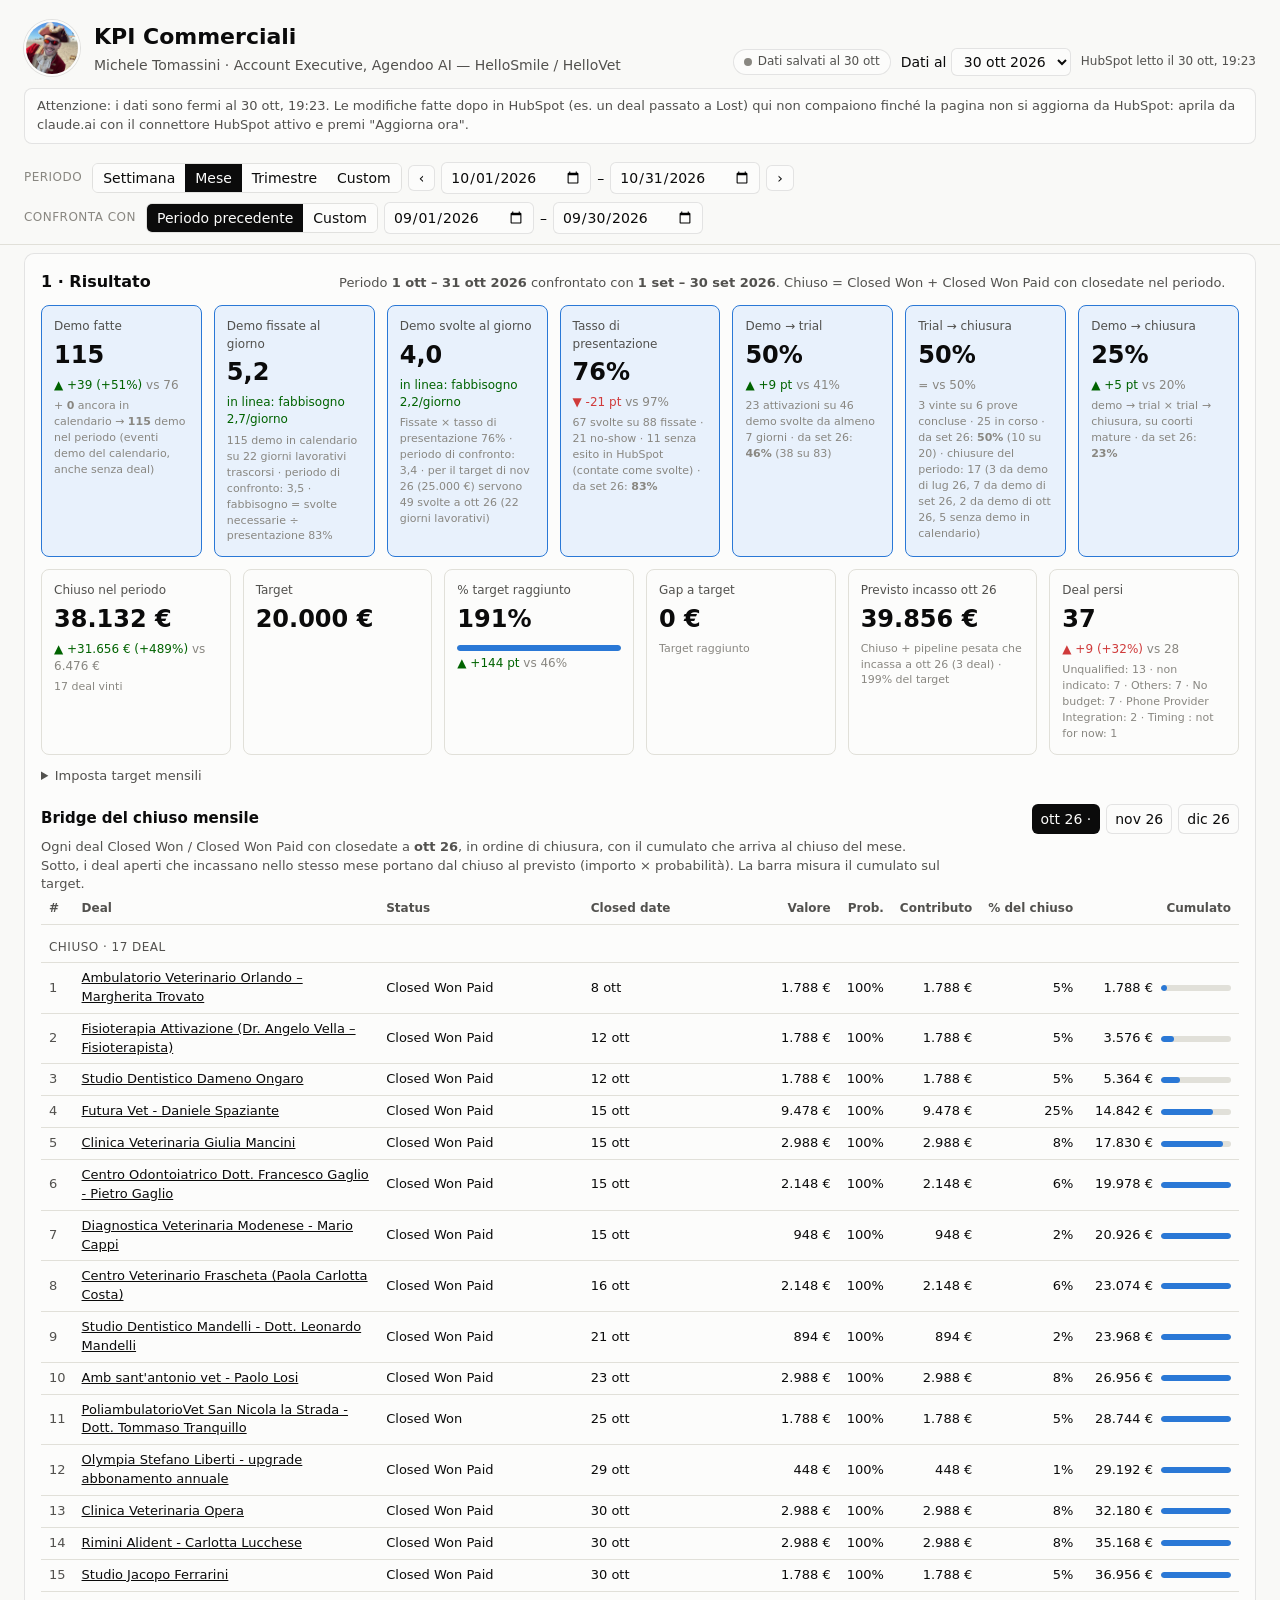
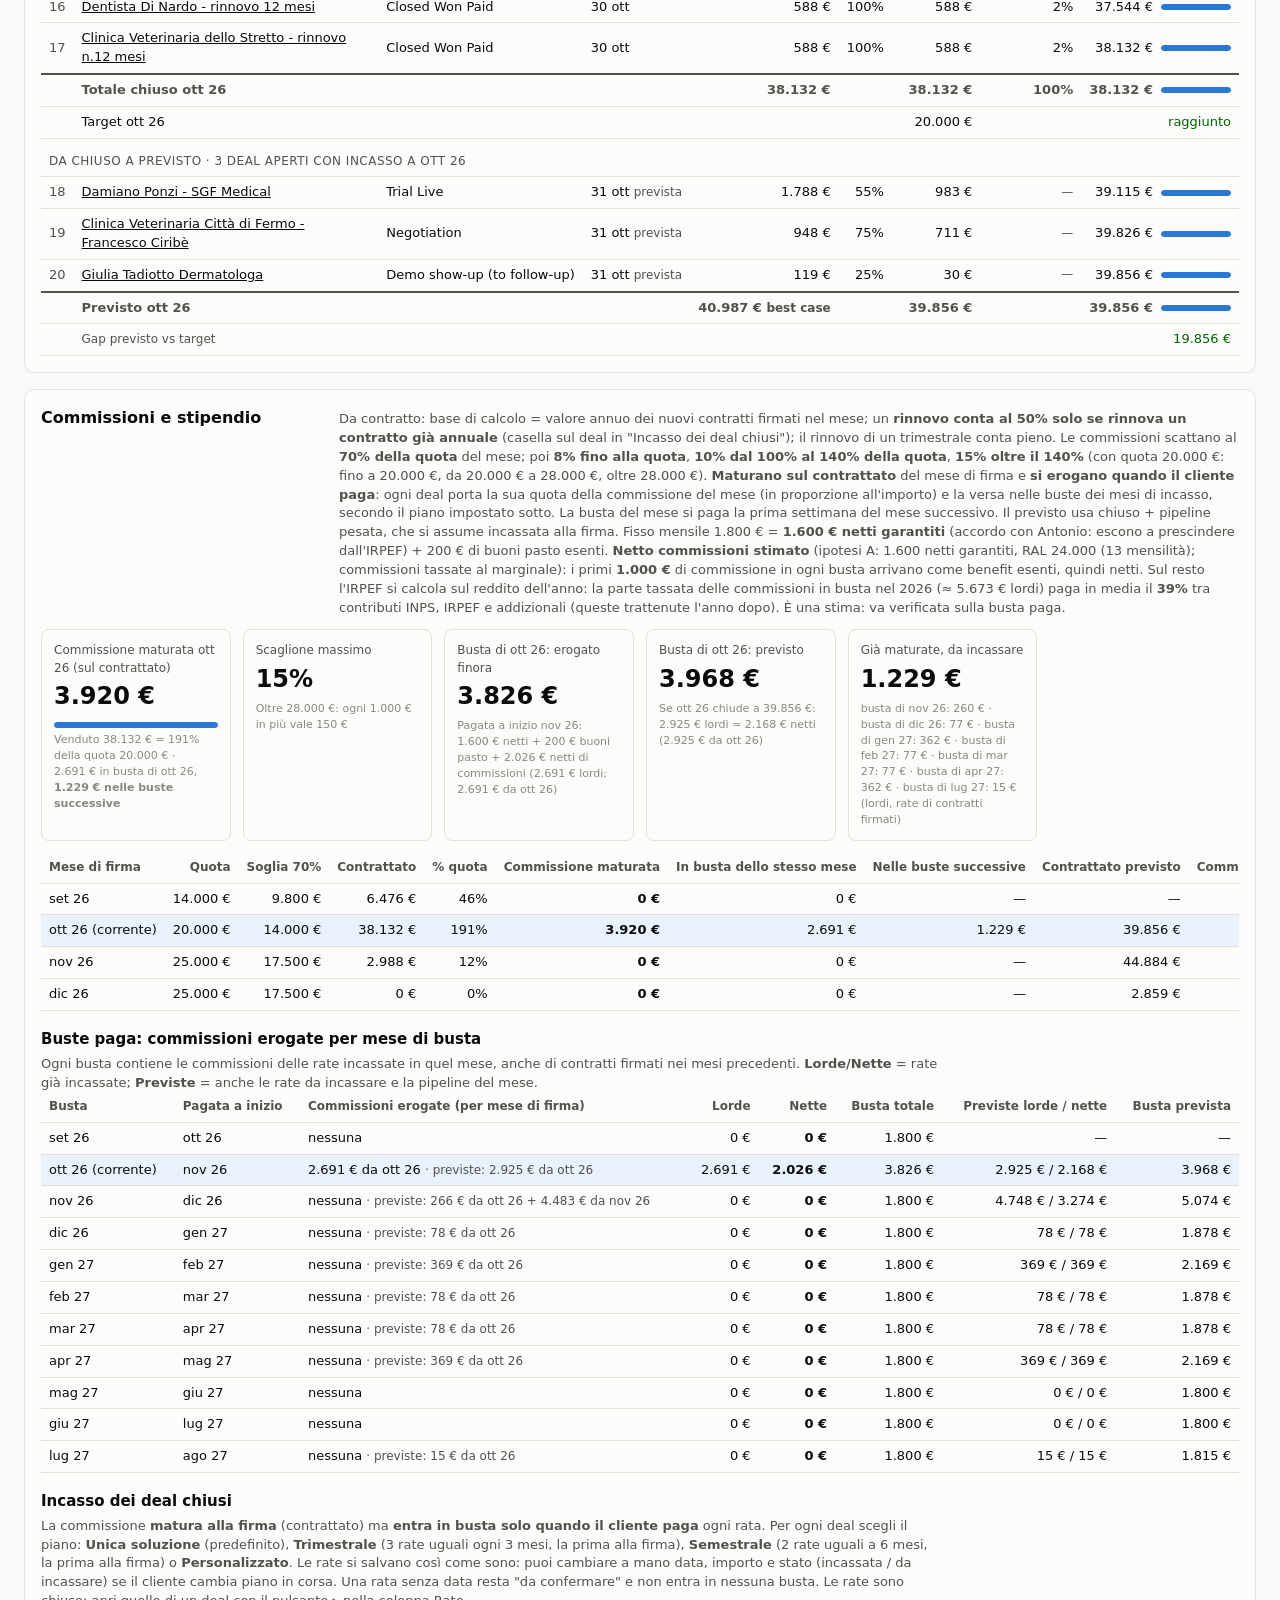
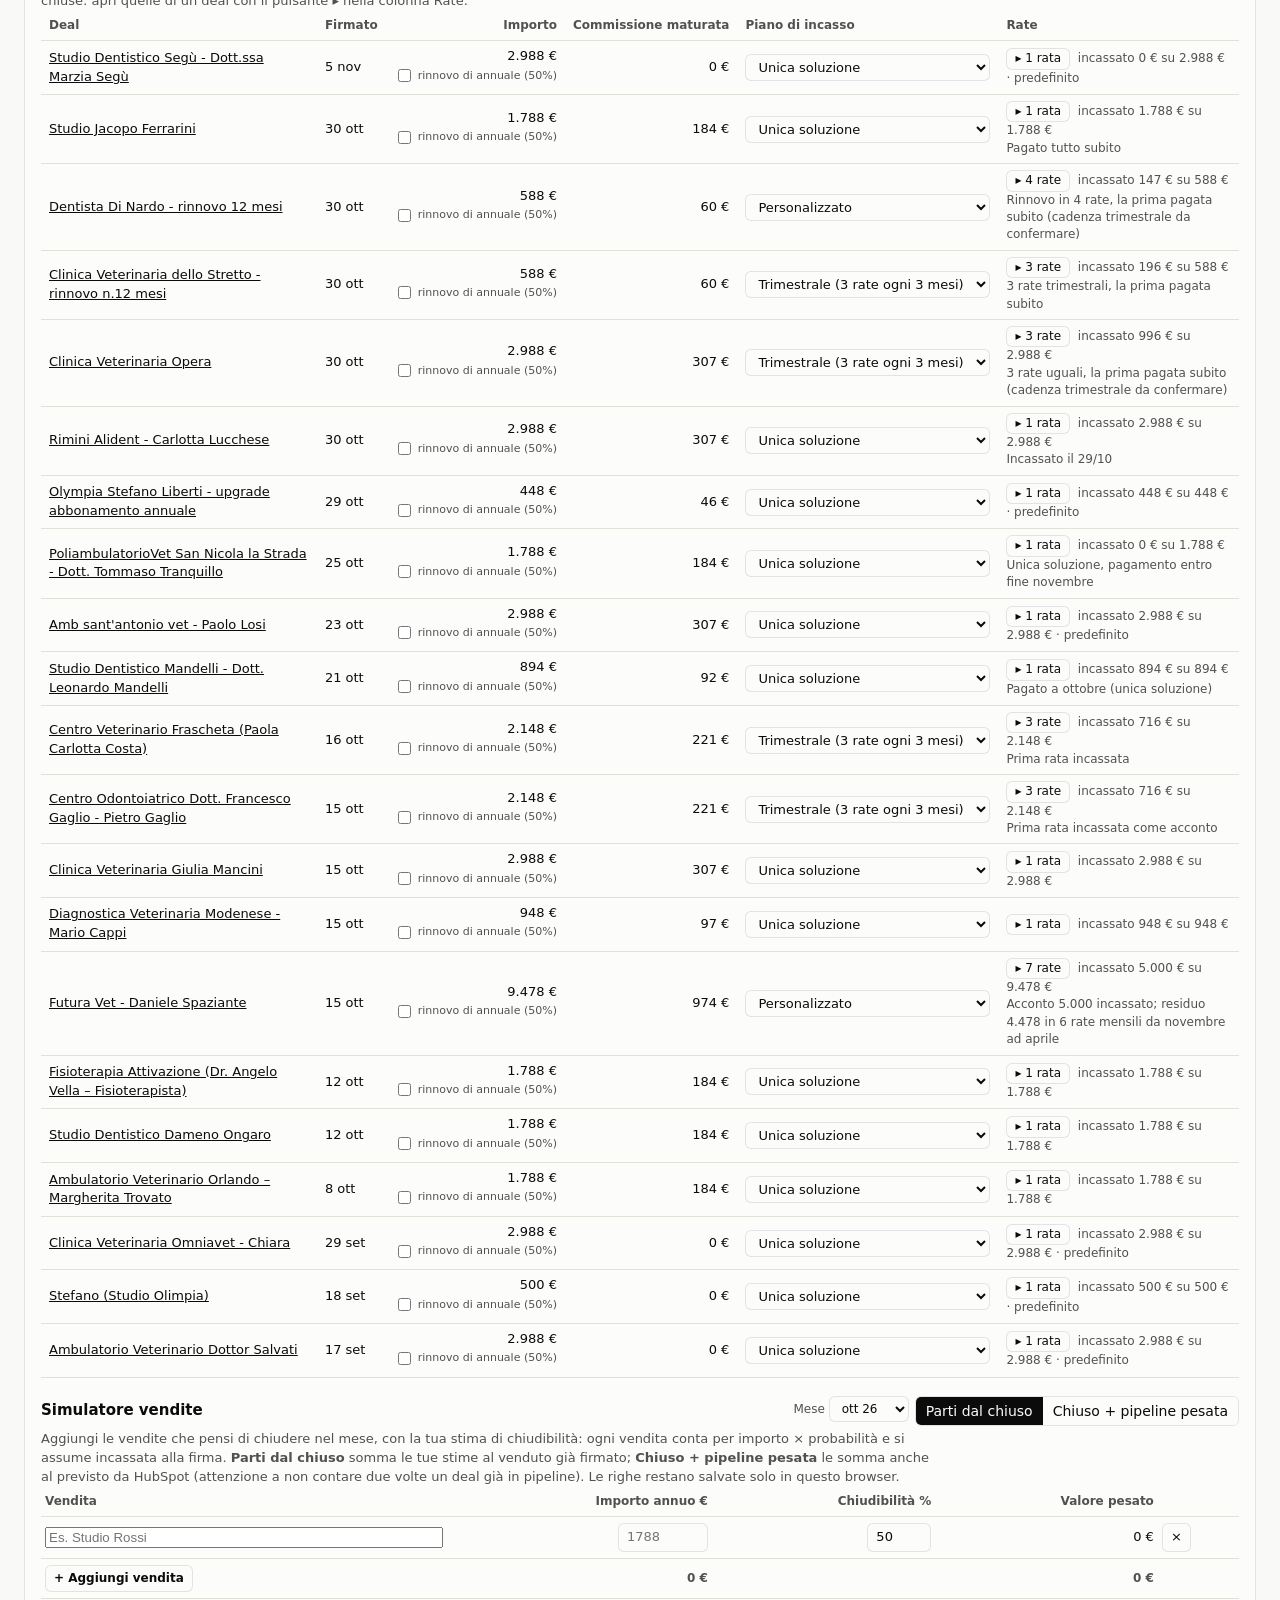
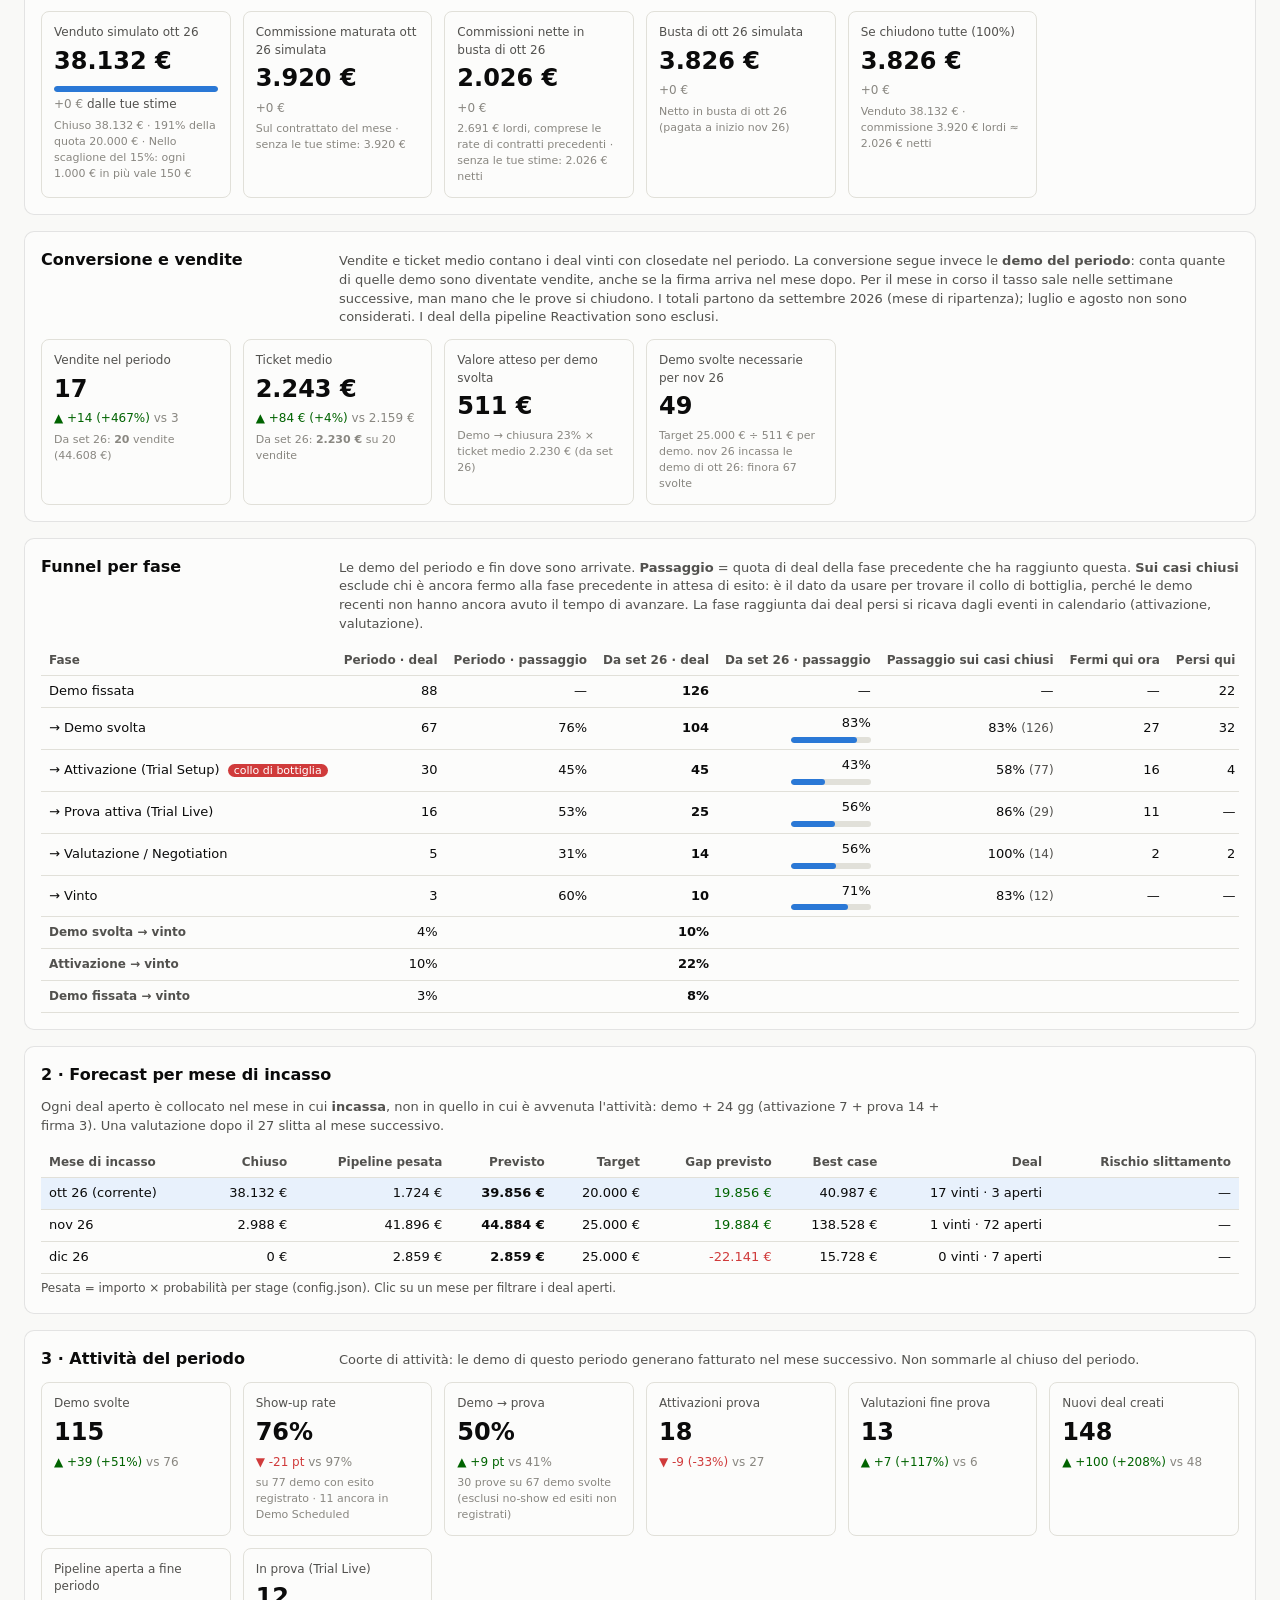
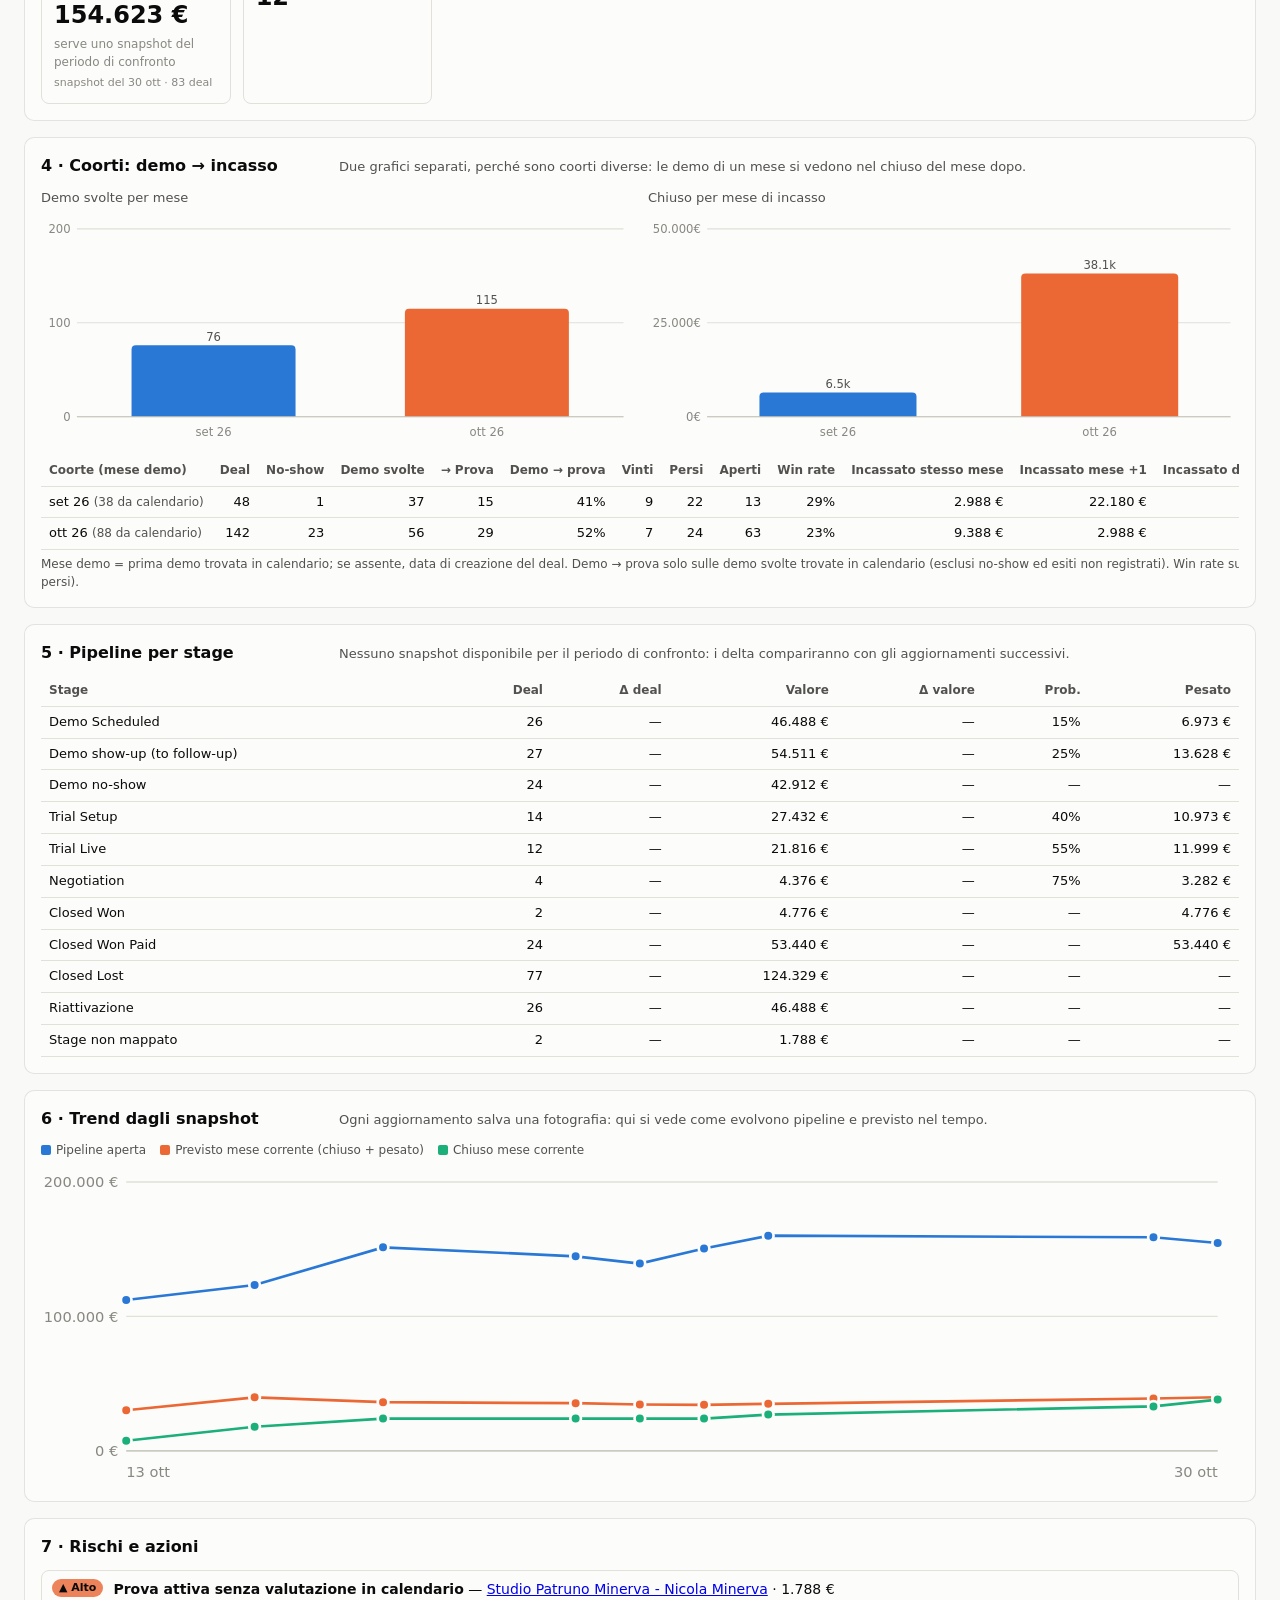
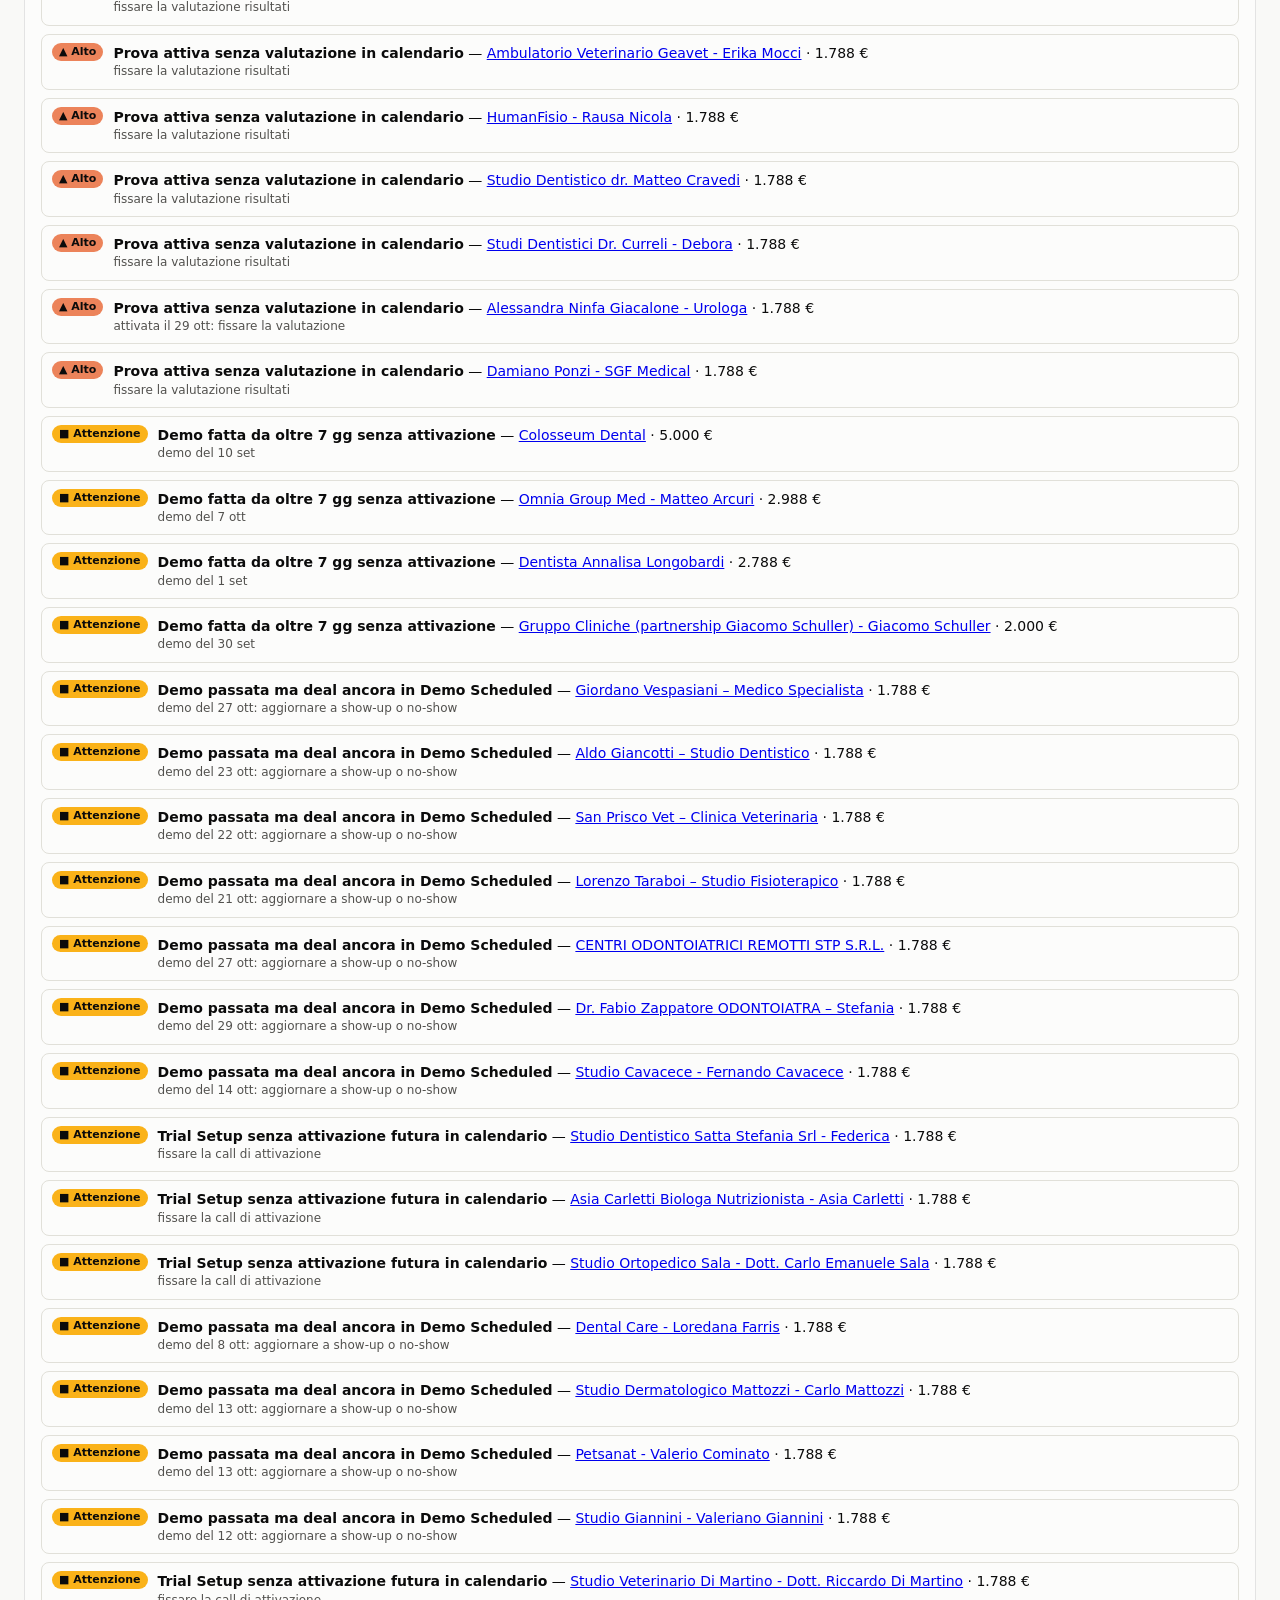
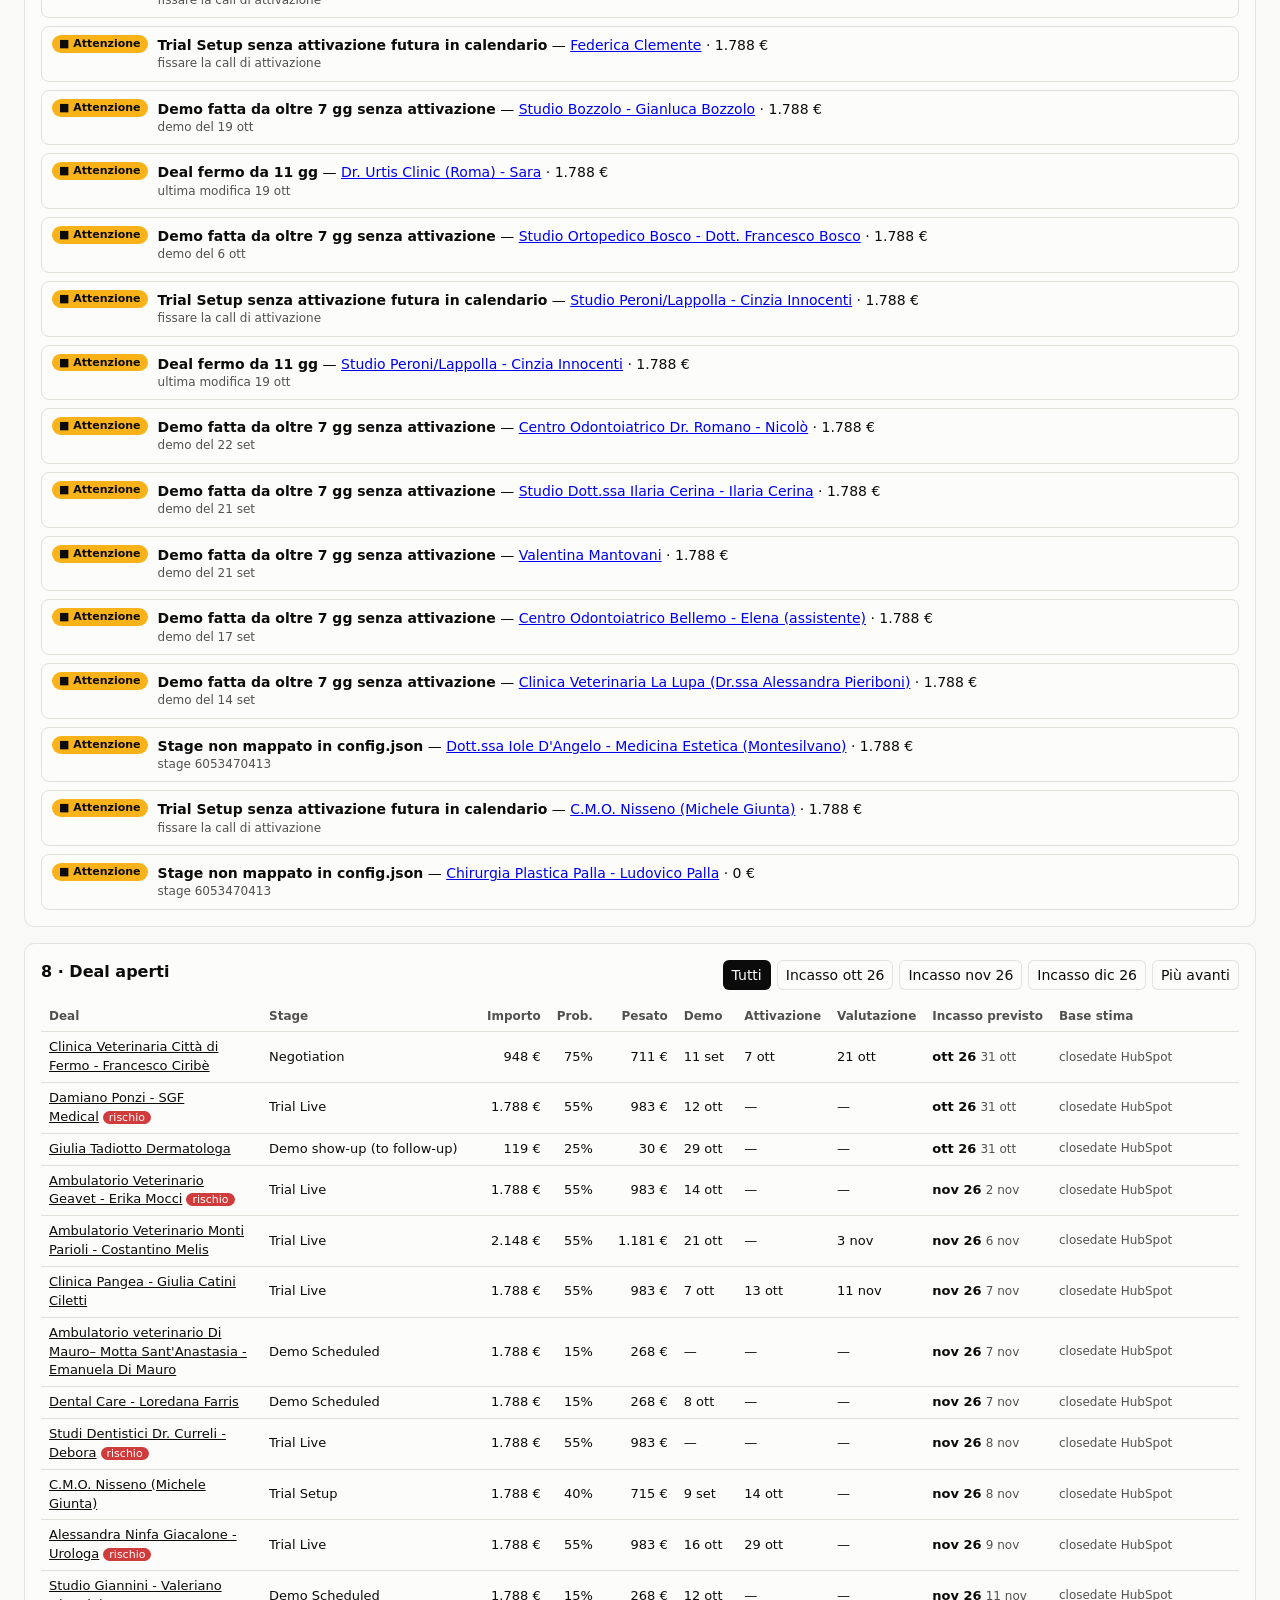
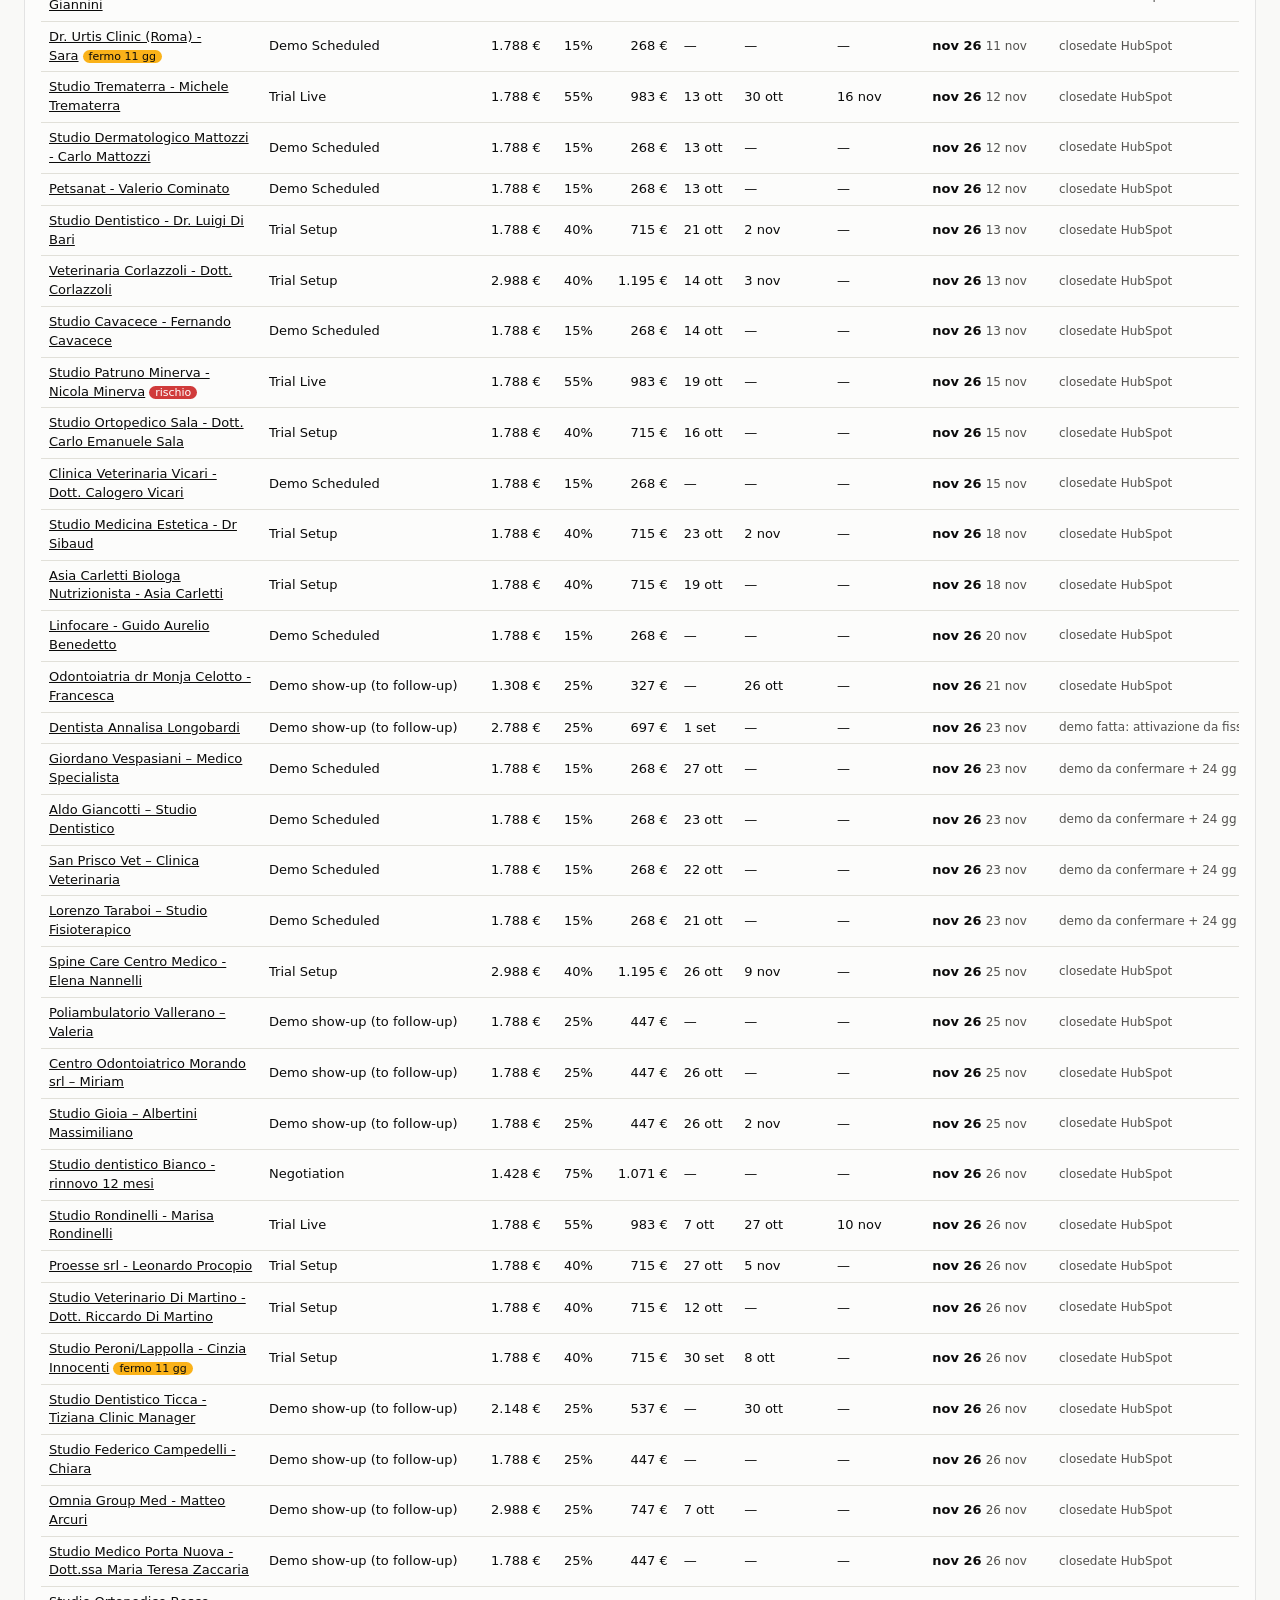
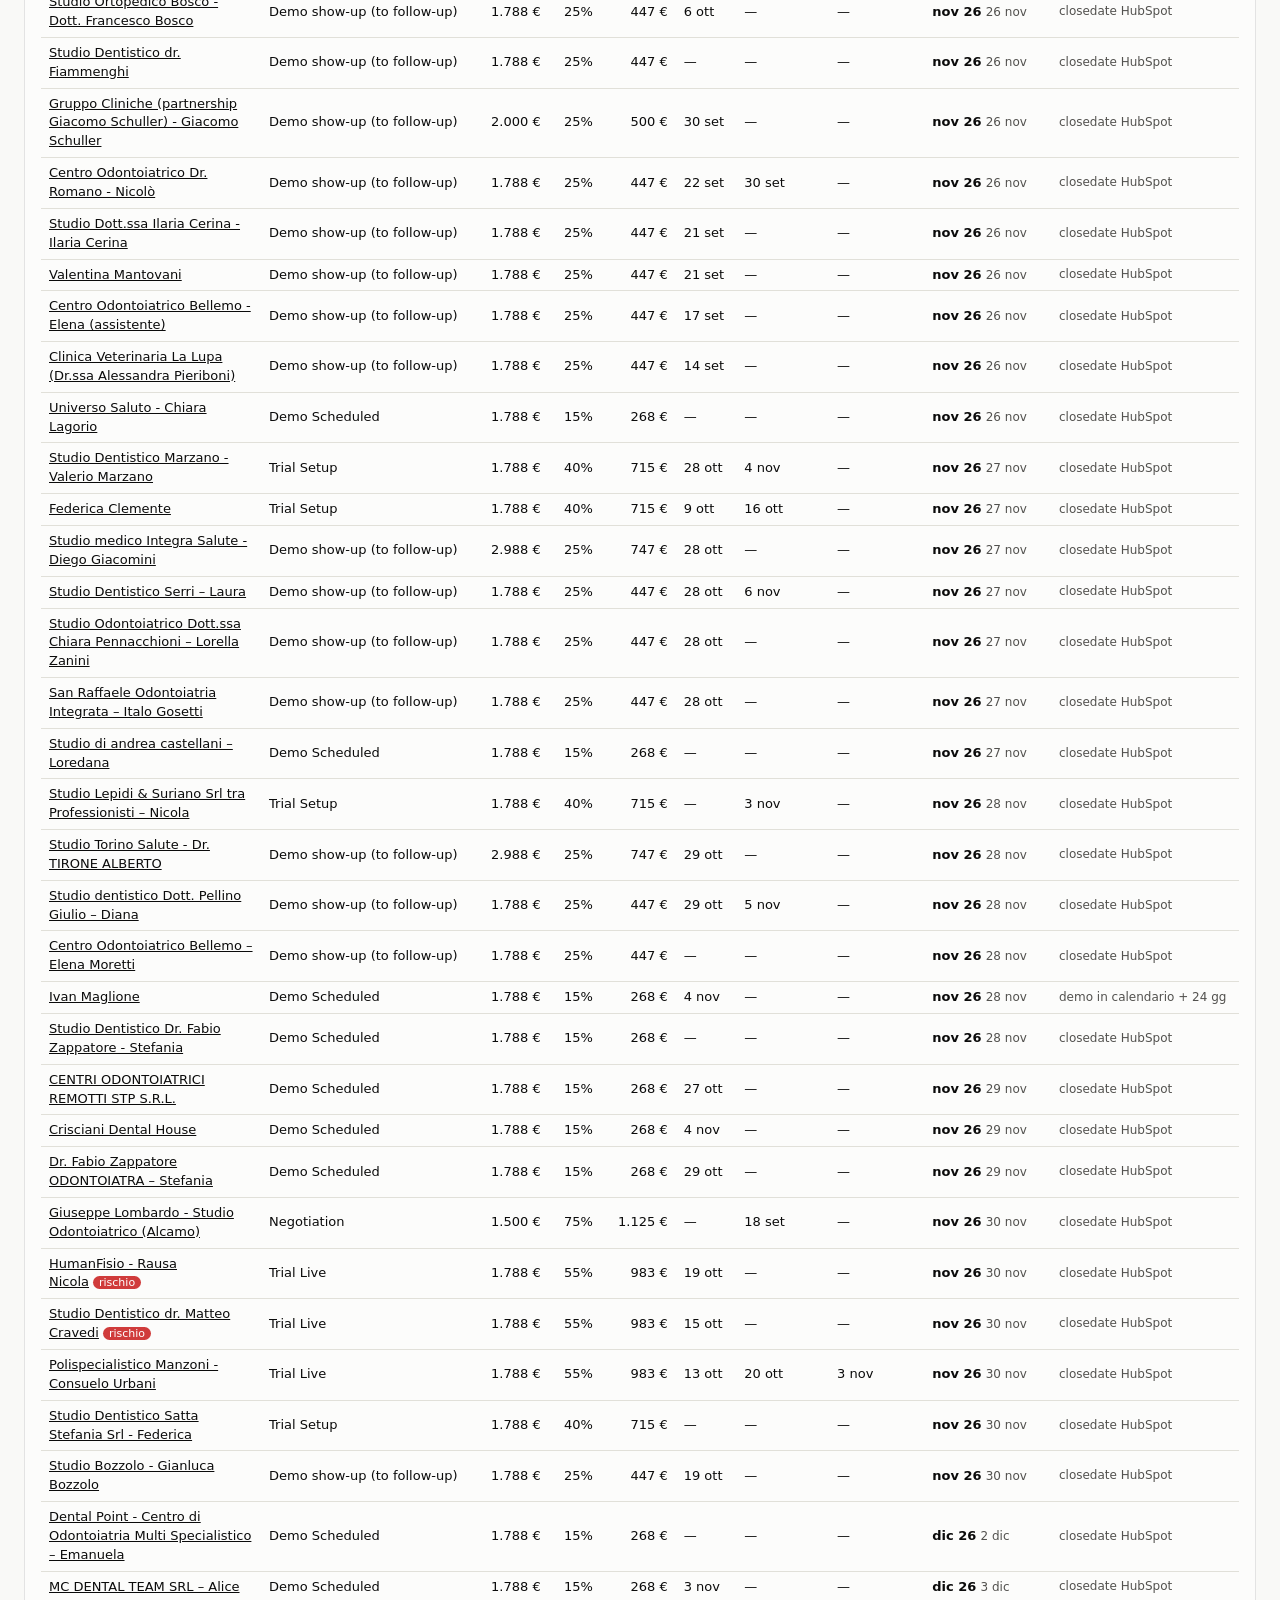
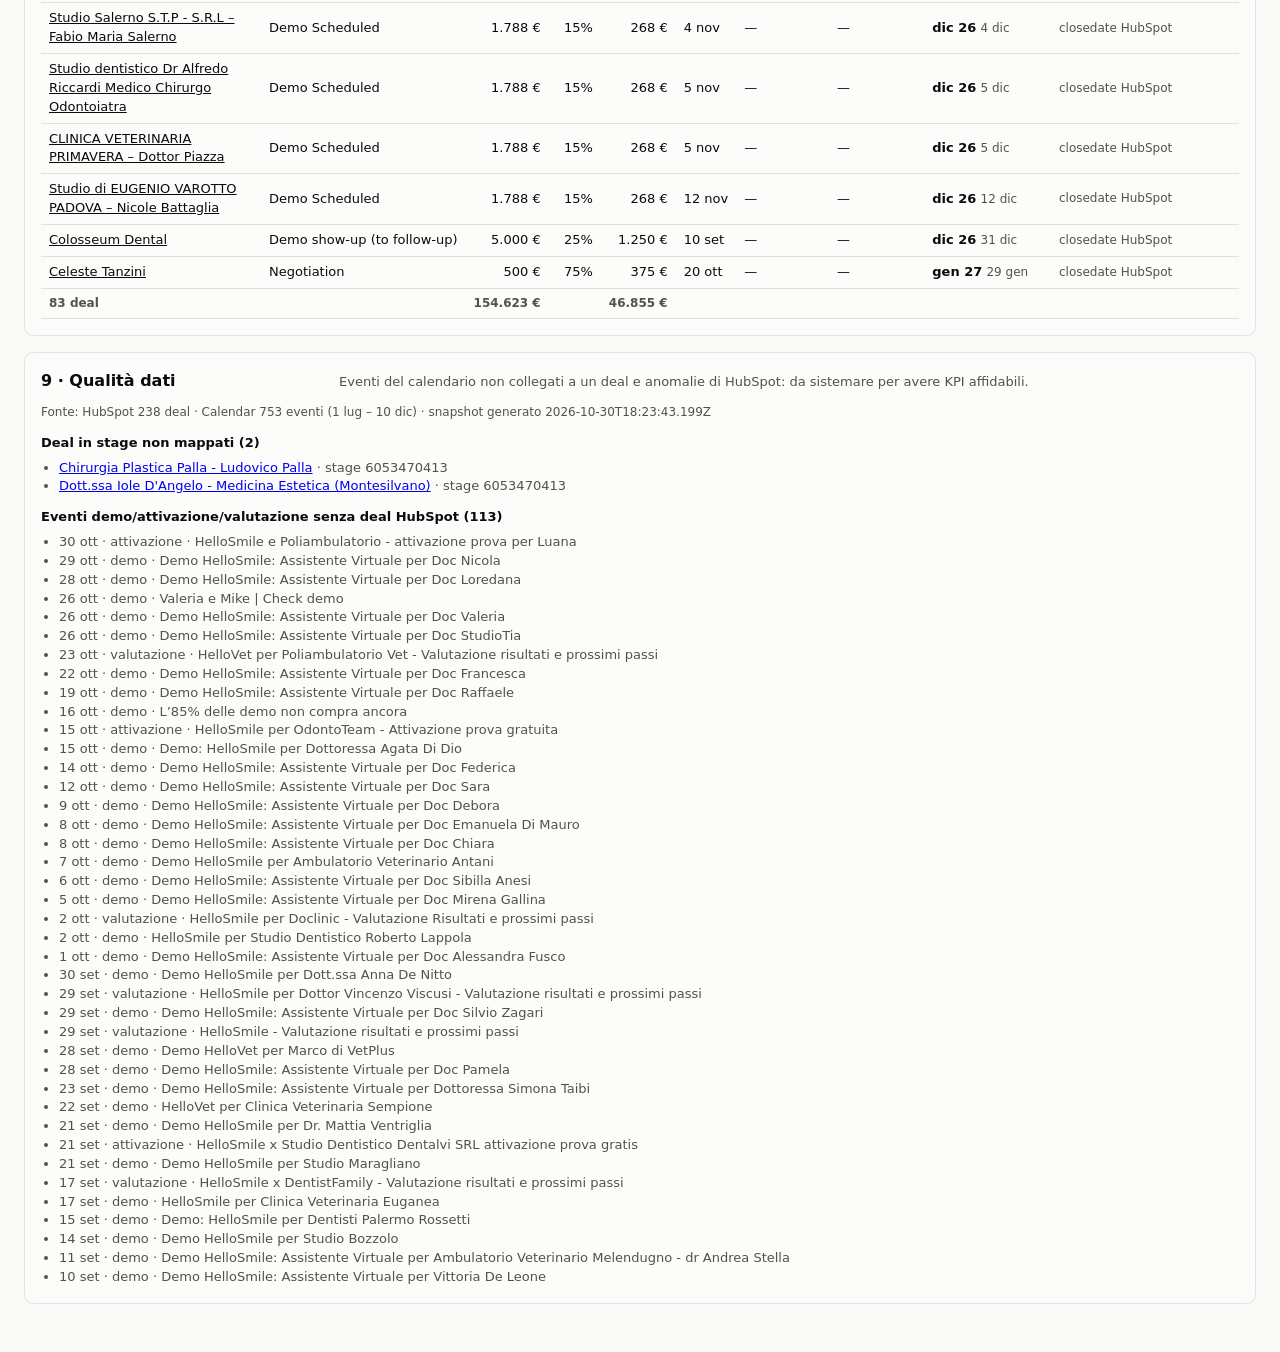
<file: dashboard/index.html>
<!doctype html>
<html lang="it">
<head>
<meta charset="utf-8">
<meta name="viewport" content="width=device-width, initial-scale=1">
<title>KPI Commerciali</title>
<link rel="icon" href="data:image/svg+xml,%3Csvg xmlns=%22http://www.w3.org/2000/svg%22 viewBox=%220 0 16 16%22%3E%3Crect x=%222%22 y=%228%22 width=%223%22 height=%226%22 fill=%22%232a78d6%22/%3E%3Crect x=%227%22 y=%225%22 width=%223%22 height=%229%22 fill=%22%232a78d6%22/%3E%3Crect x=%2212%22 y=%222%22 width=%223%22 height=%2212%22 fill=%22%23eb6834%22/%3E%3C/svg%3E">
<link rel="stylesheet" href="styles.css">
</head>
<body>
<header class="top">
  <div class="brand">
    <img class="avatar" src="avatar.jpg" alt="Michele Tomassini" width="56" height="56">
    <div>
    <h1>KPI Commerciali</h1>
    <p class="sub" id="who"></p>
    </div>
  </div>
  <div class="snap">
    <span class="live" id="liveStatus" data-state="saved"><i aria-hidden="true"></i><span id="liveText">Dati salvati</span></span>
    <button id="refresh" hidden>Aggiorna ora</button>
    <label>Dati al
      <select id="snapshot"></select>
    </label>
    <span class="muted" id="generated"></span>
  </div>
</header>
<p class="live-msg" id="liveMsg" hidden></p>

<section class="controls" aria-label="Periodo">
  <div class="ctl">
    <span class="ctl-label">Periodo</span>
    <div class="seg" id="ptype">
      <button data-v="week">Settimana</button>
      <button data-v="month" class="on">Mese</button>
      <button data-v="quarter">Trimestre</button>
      <button data-v="custom">Custom</button>
    </div>
    <button class="nav" id="prev" aria-label="Periodo precedente">‹</button>
    <input type="date" id="aFrom"> – <input type="date" id="aTo">
    <button class="nav" id="next" aria-label="Periodo successivo">›</button>
  </div>
  <div class="ctl">
    <span class="ctl-label">Confronta con</span>
    <div class="seg" id="ctype">
      <button data-v="prev" class="on" title="Se il periodo è in corso, il confronto è a pari giorni trascorsi">Periodo precedente</button>
      <button data-v="custom">Custom</button>
    </div>
    <input type="date" id="bFrom"> – <input type="date" id="bTo">
  </div>
</section>

<main>
  <section class="block">
    <div class="block-head">
      <h2>1 · Risultato</h2>
      <p class="hint" id="resHint"></p>
    </div>
    <div class="tiles key" id="tilesKey"></div>
    <div class="tiles" id="tilesResult"></div>
    <details class="targets">
      <summary>Imposta target mensili</summary>
      <div id="targetEditor"></div>
    </details>
    <div class="bridge">
      <div class="bridge-head">
        <h3>Bridge del chiuso mensile</h3>
        <div class="filters" id="bridgeMonths"></div>
      </div>
      <p class="hint" id="bridgeHint"></p>
      <div class="table-wrap"><table id="bridge"></table></div>
    </div>
  </section>

  <section class="block">
    <div class="block-head">
      <h2>Commissioni e stipendio</h2>
      <p class="hint" id="commHint"></p>
    </div>
    <div class="tiles" id="tilesComm"></div>
    <div class="table-wrap" style="margin-top:12px"><table id="commTable"></table></div>
    <div class="bridge">
      <div class="bridge-head"><h3>Buste paga: commissioni erogate per mese di busta</h3></div>
      <p class="hint">Ogni busta contiene le commissioni delle rate incassate in quel mese, anche di contratti firmati nei mesi precedenti. <b>Lorde/Nette</b> = rate già incassate; <b>Previste</b> = anche le rate da incassare e la pipeline del mese.</p>
      <div class="table-wrap"><table id="slipTable"></table></div>
    </div>
    <div class="bridge" id="payPlans">
      <div class="bridge-head"><h3>Incasso dei deal chiusi</h3><span class="muted" id="payMsg"></span></div>
      <p class="hint">La commissione <b>matura alla firma</b> (contrattato) ma <b>entra in busta solo quando il cliente paga</b> ogni rata. Per ogni deal scegli il piano: <b>Unica soluzione</b> (predefinito), <b>Trimestrale</b> (3 rate uguali ogni 3 mesi, la prima alla firma), <b>Semestrale</b> (2 rate uguali a 6 mesi, la prima alla firma) o <b>Personalizzato</b>. Le rate si salvano così come sono: puoi cambiare a mano data, importo e stato (incassata / da incassare) se il cliente cambia piano in corsa. Una rata senza data resta "da confermare" e non entra in nessuna busta. Le rate sono chiuse: apri quelle di un deal con il pulsante ▸ nella colonna Rate.</p>
      <div class="table-wrap"><table></table></div>
    </div>
    <div class="bridge" id="sim"></div>
  </section>

  <section class="block">
    <div class="block-head">
      <h2>Conversione e vendite</h2>
      <p class="hint">Vendite e ticket medio contano i deal vinti con closedate nel periodo. La conversione segue invece le <b>demo del periodo</b>: conta quante di quelle demo sono diventate vendite, anche se la firma arriva nel mese dopo. Per il mese in corso il tasso sale nelle settimane successive, man mano che le prove si chiudono. I totali partono da settembre 2026 (mese di ripartenza); luglio e agosto non sono considerati. I deal della pipeline Reactivation sono esclusi.</p>
    </div>
    <div class="tiles" id="tilesConversion"></div>
  </section>

  <section class="block">
    <div class="block-head">
      <h2>Funnel per fase</h2>
      <p class="hint">Le demo del periodo e fin dove sono arrivate. <b>Passaggio</b> = quota di deal della fase precedente che ha raggiunto questa. <b>Sui casi chiusi</b> esclude chi è ancora fermo alla fase precedente in attesa di esito: è il dato da usare per trovare il collo di bottiglia, perché le demo recenti non hanno ancora avuto il tempo di avanzare. La fase raggiunta dai deal persi si ricava dagli eventi in calendario (attivazione, valutazione).</p>
    </div>
    <div class="table-wrap"><table id="funnel"></table></div>
  </section>

  <section class="block">
    <div class="block-head">
      <h2>2 · Forecast per mese di incasso</h2>
      <p class="hint">Ogni deal aperto è collocato nel mese in cui <b>incassa</b>, non in quello in cui è avvenuta l'attività: demo + 24 gg (attivazione 7 + prova 14 + firma 3). Una valutazione dopo il 27 slitta al mese successivo.</p>
    </div>
    <div class="table-wrap"><table id="forecast"></table></div>
  </section>

  <section class="block">
    <div class="block-head">
      <h2>3 · Attività del periodo</h2>
      <p class="hint">Coorte di attività: le demo di questo periodo generano fatturato nel mese successivo. Non sommarle al chiuso del periodo.</p>
    </div>
    <div class="tiles" id="tilesActivity"></div>
  </section>

  <section class="block">
    <div class="block-head">
      <h2>4 · Coorti: demo → incasso</h2>
      <p class="hint">Due grafici separati, perché sono coorti diverse: le demo di un mese si vedono nel chiuso del mese dopo.</p>
    </div>
    <div class="charts2">
      <figure class="chart"><figcaption>Demo svolte per mese</figcaption><div id="chDemos"></div></figure>
      <figure class="chart"><figcaption>Chiuso per mese di incasso</figcaption><div id="chClosed"></div></figure>
    </div>
    <div class="table-wrap"><table id="cohorts"></table></div>
  </section>

  <section class="block">
    <div class="block-head">
      <h2>5 · Pipeline per stage</h2>
      <p class="hint" id="pipeHint"></p>
    </div>
    <div class="table-wrap"><table id="pipeline"></table></div>
  </section>

  <section class="block">
    <div class="block-head">
      <h2>6 · Trend dagli snapshot</h2>
      <p class="hint">Ogni aggiornamento salva una fotografia: qui si vede come evolvono pipeline e previsto nel tempo.</p>
    </div>
    <figure class="chart"><div id="chTrend"></div></figure>
  </section>

  <section class="block">
    <div class="block-head">
      <h2>7 · Rischi e azioni</h2>
    </div>
    <ul class="risks" id="risks"></ul>
  </section>

  <section class="block">
    <div class="block-head">
      <h2>8 · Deal aperti</h2>
      <div class="filters" id="dealFilters"></div>
    </div>
    <div class="table-wrap"><table id="deals"></table></div>
  </section>

  <section class="block">
    <div class="block-head">
      <h2>9 · Qualità dati</h2>
      <p class="hint">Eventi del calendario non collegati a un deal e anomalie di HubSpot: da sistemare per avere KPI affidabili.</p>
    </div>
    <div id="quality"></div>
  </section>
</main>

<div class="tooltip" id="tip" role="tooltip" hidden></div>
<script src="live.js"></script>
<script src="app.js"></script>
</body>
</html>
</file>
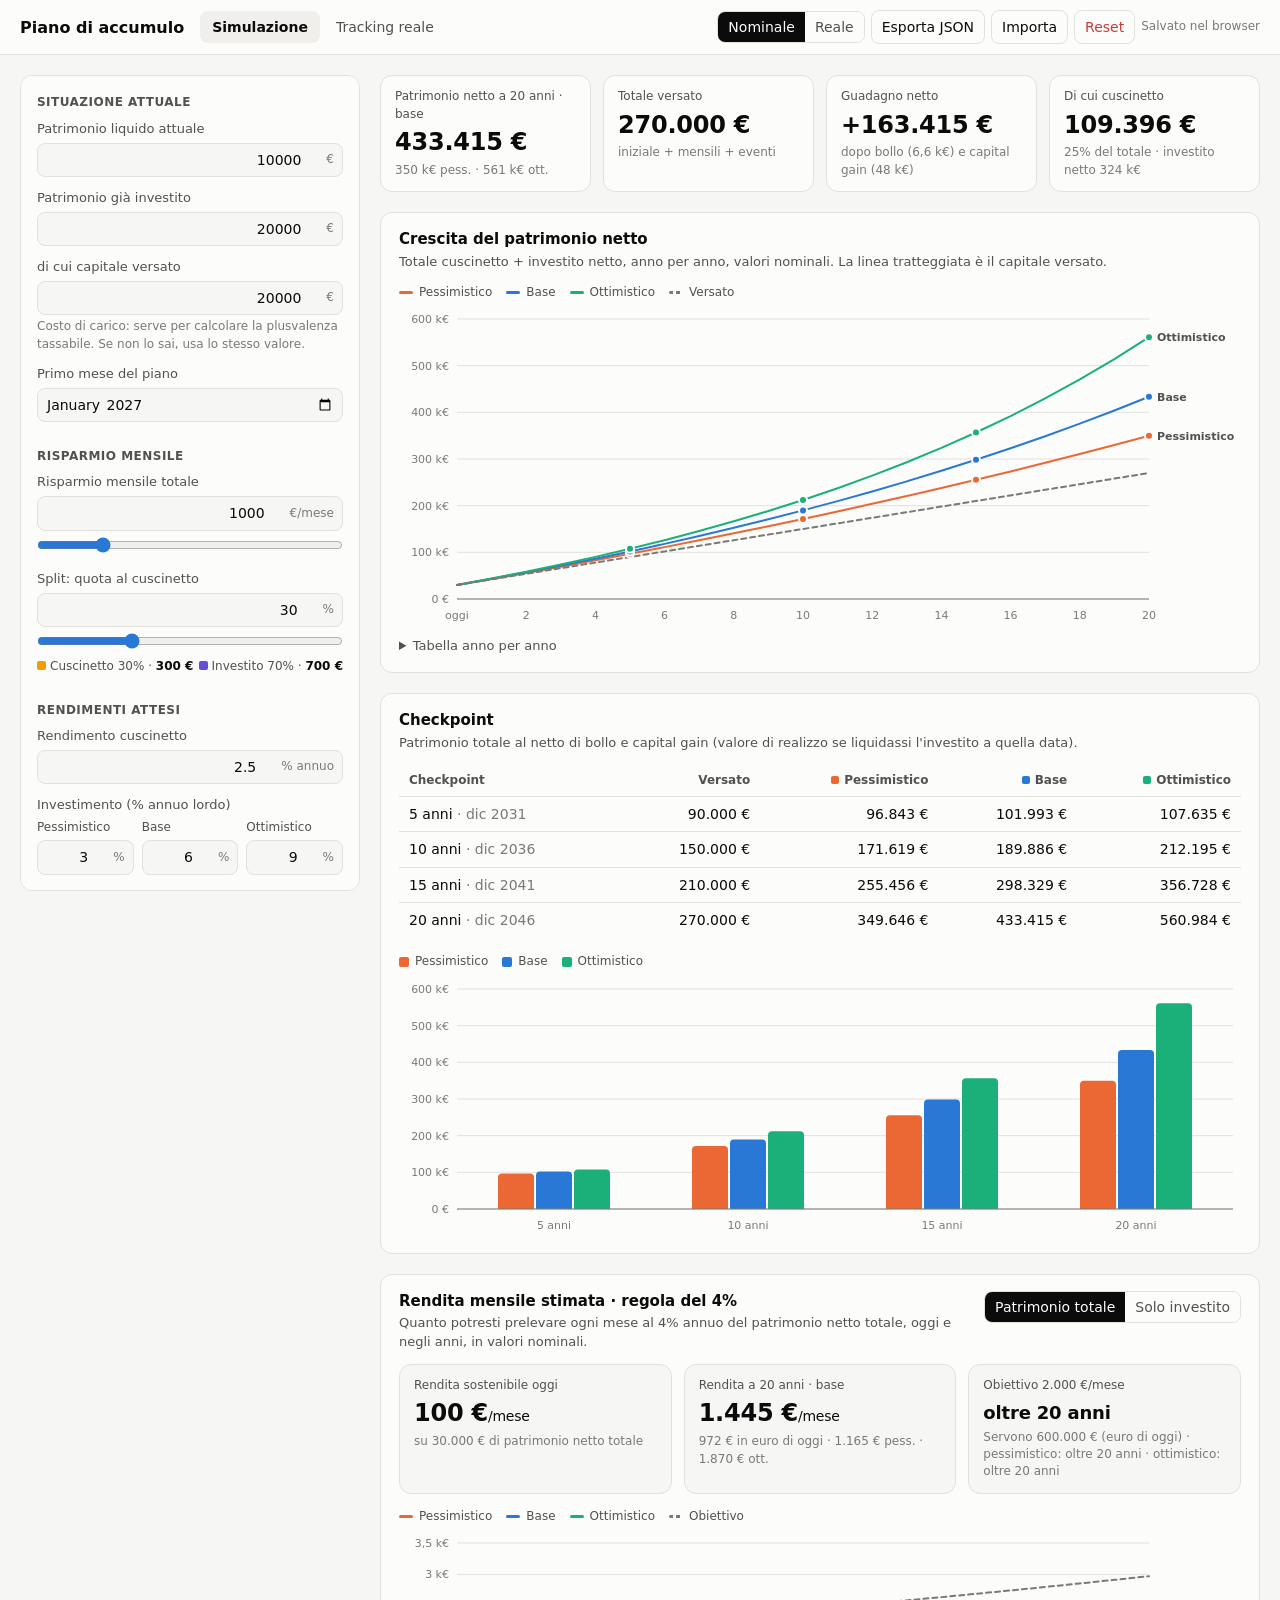
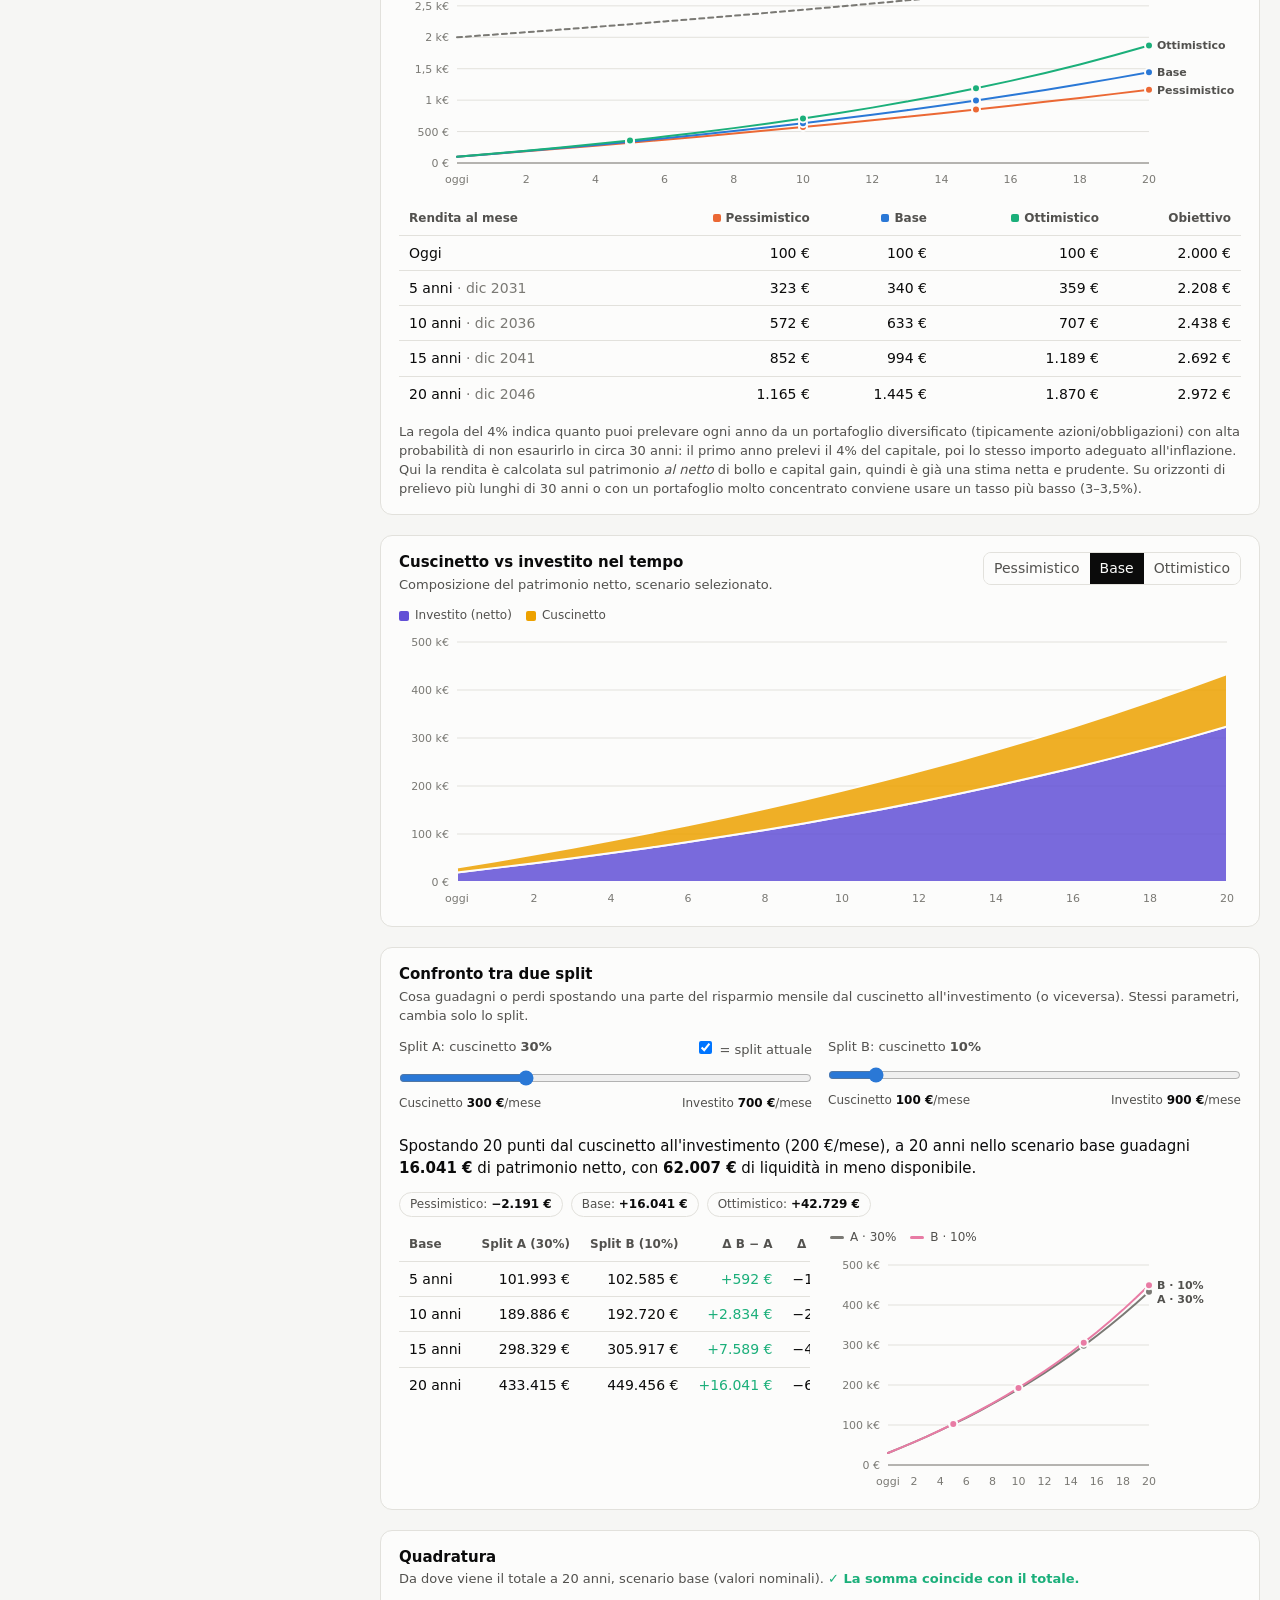
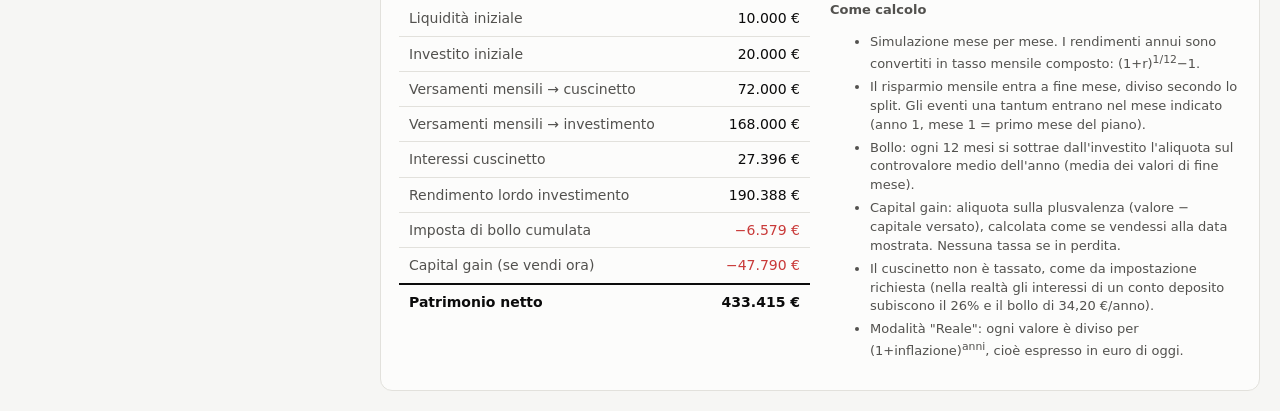
<file: patrimonio/piano-accumulo.html>
<!doctype html>
<html lang="it">
<head>
<meta charset="utf-8">
<meta name="viewport" content="width=device-width, initial-scale=1">
<title>Piano di accumulo</title>
<style>
:root {
  color-scheme: light;
  --bg: #f6f6f4;
  --surface: #fcfcfb;
  --surface-2: #f0efec;
  --border: #e2e1dc;
  --text: #0b0b0b;
  --text-2: #52514e;
  --muted: #7a7974;
  --accent: #2a78d6;
  --danger: #c93a39;
  --warn-bg: #fff4d6;
  --warn-text: #6b4a00;
  /* serie (palette categoriale validata, ordine fisso) */
  --s-base: #2a78d6;
  --s-pess: #eb6834;
  --s-opt: #1baf7a;
  --s-cushion: #eda100;
  --s-invest: #6250d6;
  --s-b: #e87ba4;
  --s-ref: #7a7974;
}
@media (prefers-color-scheme: dark) {
  :root:not([data-theme="light"]) {
    color-scheme: dark;
    --bg: #121211; --surface: #1a1a19; --surface-2: #242422; --border: #33322f;
    --text: #f0efec; --text-2: #c3c2b7; --muted: #8f8e86; --accent: #3987e5;
    --danger: #e66767; --warn-bg: #3a2f12; --warn-text: #f3d48a;
    --s-base: #3987e5; --s-pess: #d95926; --s-opt: #199e70;
    --s-cushion: #c98500; --s-invest: #9085e9; --s-b: #d55181; --s-ref: #8f8e86;
  }
}
:root[data-theme="dark"] {
  color-scheme: dark;
  --bg: #121211; --surface: #1a1a19; --surface-2: #242422; --border: #33322f;
  --text: #f0efec; --text-2: #c3c2b7; --muted: #8f8e86; --accent: #3987e5;
  --danger: #e66767; --warn-bg: #3a2f12; --warn-text: #f3d48a;
  --s-base: #3987e5; --s-pess: #d95926; --s-opt: #199e70;
  --s-cushion: #c98500; --s-invest: #9085e9; --s-b: #d55181; --s-ref: #8f8e86;
}

* { box-sizing: border-box; }
html, body { margin: 0; }
body {
  background: var(--bg); color: var(--text);
  font: 14px/1.45 system-ui, -apple-system, "Segoe UI", Roboto, sans-serif;
  -webkit-font-smoothing: antialiased;
}
button, input, select { font: inherit; color: inherit; }
.num { font-variant-numeric: tabular-nums; }

/* ---------- header ---------- */
header.top {
  position: sticky; top: 0; z-index: 10;
  display: flex; align-items: center; gap: 16px; flex-wrap: wrap;
  padding: 10px 20px; background: var(--surface); border-bottom: 1px solid var(--border);
}
header.top h1 { font-size: 16px; margin: 0; font-weight: 650; }
.tabs { display: flex; gap: 4px; }
.tab {
  border: 0; background: transparent; padding: 6px 12px; border-radius: 8px; cursor: pointer; color: var(--text-2);
}
.tab[aria-selected="true"] { background: var(--surface-2); color: var(--text); font-weight: 600; }
.spacer { flex: 1; }
.actions { display: flex; gap: 6px; align-items: center; flex-wrap: wrap; }
.btn {
  border: 1px solid var(--border); background: var(--surface); padding: 6px 10px; border-radius: 8px; cursor: pointer;
}
.btn:hover { background: var(--surface-2); }
.btn.small { padding: 3px 8px; font-size: 13px; }
.btn.danger { color: var(--danger); }
.save-state { font-size: 12px; color: var(--muted); min-width: 90px; text-align: right; }
.seg { display: inline-flex; border: 1px solid var(--border); border-radius: 8px; overflow: hidden; }
.seg button { border: 0; background: var(--surface); padding: 5px 10px; cursor: pointer; color: var(--text-2); }
.seg button[aria-pressed="true"] { background: var(--text); color: var(--surface); }

/* ---------- layout ---------- */
.layout { display: grid; grid-template-columns: 340px minmax(0, 1fr); gap: 20px; padding: 20px; max-width: 1500px; margin: 0 auto; }
@media (max-width: 960px) { .layout { grid-template-columns: minmax(0, 1fr); padding: 16px; } }
aside.inputs {
  position: sticky; top: 64px; align-self: start; max-height: calc(100vh - 84px); overflow: auto;
  background: var(--surface); border: 1px solid var(--border); border-radius: 12px; padding: 4px 16px 16px;
}
@media (max-width: 960px) { aside.inputs { position: static; max-height: none; } }
.outputs { display: flex; flex-direction: column; gap: 20px; min-width: 0; }
.card { background: var(--surface); border: 1px solid var(--border); border-radius: 12px; padding: 16px 18px; min-width: 0; }
.card h2 { font-size: 15px; margin: 0 0 2px; font-weight: 650; }
.card .sub { color: var(--text-2); margin: 0 0 12px; font-size: 13px; }
.card-head { display: flex; gap: 12px; align-items: flex-start; flex-wrap: wrap; }
.card-head > div:first-child { flex: 1; min-width: 200px; }

/* ---------- inputs ---------- */
fieldset { border: 0; padding: 0; margin: 14px 0 0; }
legend { font-weight: 650; font-size: 12px; text-transform: uppercase; letter-spacing: .04em; color: var(--text-2); padding: 0; margin-bottom: 8px; }
.field { margin-bottom: 12px; }
.field label { display: block; font-size: 13px; color: var(--text-2); margin-bottom: 4px; }
.field .hint { font-size: 12px; color: var(--muted); margin-top: 3px; }
.ctl { display: flex; align-items: center; border: 1px solid var(--border); border-radius: 8px; background: var(--bg); }
.ctl:focus-within { border-color: var(--accent); }
.ctl input { flex: 1; min-width: 0; border: 0; background: transparent; padding: 6px 8px; outline: none; text-align: right; font-variant-numeric: tabular-nums; }
.ctl .suffix { padding: 0 8px 0 2px; color: var(--muted); font-size: 12px; white-space: nowrap; }
.field.invalid .ctl { border-color: var(--danger); }
.field .err { color: var(--danger); font-size: 12px; margin-top: 3px; display: none; }
.field.invalid .err { display: block; }
input[type="range"] { width: 100%; margin: 6px 0 0; accent-color: var(--accent); }
.row3 { display: grid; grid-template-columns: repeat(3, minmax(0, 1fr)); gap: 8px; }
.row3 .field label { font-size: 12px; }
.split-out { display: flex; justify-content: space-between; font-size: 12px; margin-top: 4px; color: var(--text-2); }
.split-out b { color: var(--text); font-weight: 600; }
.sw { display: inline-block; width: 9px; height: 9px; border-radius: 2px; margin-right: 4px; vertical-align: 0; }
input[type="month"], select, input[type="text"] {
  border: 1px solid var(--border); border-radius: 8px; background: var(--bg); padding: 5px 8px; width: 100%;
}
.warnings { margin: 0; padding: 0; list-style: none; }
.warnings li { background: var(--warn-bg); color: var(--warn-text); border-radius: 8px; padding: 6px 10px; font-size: 12px; margin-top: 6px; }

/* eventi */
.event { border: 1px solid var(--border); border-radius: 10px; padding: 8px; margin-bottom: 8px; background: var(--bg); }
.event .ev-top { display: flex; gap: 6px; margin-bottom: 6px; }
.event .ev-grid { display: grid; grid-template-columns: 1.4fr .8fr .9fr; gap: 6px; }
.event .ev-grid label { font-size: 11px; color: var(--muted); display: block; }
.event input[type="number"] { border: 1px solid var(--border); border-radius: 8px; background: var(--surface); padding: 5px 6px; width: 100%; text-align: right; }
.event select, .event input[type="text"] { background: var(--surface); }
.event .ev-dest { margin-top: 6px; }
.event.invalid { border-color: var(--danger); }
.event .err { color: var(--danger); font-size: 12px; margin-top: 4px; }
.empty { color: var(--muted); font-size: 13px; margin: 0 0 8px; }

/* ---------- KPI ---------- */
.kpis { display: grid; grid-template-columns: repeat(4, minmax(0, 1fr)); gap: 12px; }
@media (max-width: 1100px) { .kpis { grid-template-columns: repeat(2, minmax(0, 1fr)); } }
.income-kpis { grid-template-columns: repeat(3, minmax(0, 1fr)); }
@media (max-width: 1100px) { .income-kpis { grid-template-columns: minmax(0, 1fr); } }
.income-kpis .kpi { background: var(--bg); }
.kpi { background: var(--surface); border: 1px solid var(--border); border-radius: 12px; padding: 12px 14px; }
.kpi .k-label { font-size: 12px; color: var(--text-2); }
.kpi .k-value { font-size: 24px; font-weight: 650; margin-top: 2px; font-variant-numeric: tabular-nums; letter-spacing: -.01em; }
.kpi .k-note { font-size: 12px; color: var(--muted); margin-top: 2px; }

/* ---------- charts ---------- */
.legend { display: flex; gap: 14px; flex-wrap: wrap; font-size: 12px; color: var(--text-2); margin: 0 0 6px; }
.legend span { display: inline-flex; align-items: center; gap: 6px; }
.legend i { display: inline-block; width: 14px; height: 3px; border-radius: 2px; }
.legend i.box { height: 10px; width: 10px; }
.legend i.dash { background: repeating-linear-gradient(90deg, var(--s-ref) 0 4px, transparent 4px 7px) !important; }
.chart { position: relative; width: 100%; }
.chart svg { display: block; width: 100%; overflow: visible; }
.chart text { fill: var(--muted); font-size: 11px; font-variant-numeric: tabular-nums; }
.chart text.end-label { fill: var(--text-2); font-size: 11px; font-weight: 600; }
.chart .grid { stroke: var(--border); stroke-width: 1; }
.chart .axis { stroke: var(--muted); stroke-width: 1; }
.chart .cross { stroke: var(--muted); stroke-width: 1; stroke-dasharray: 3 3; }
#tooltip {
  position: fixed; z-index: 50; pointer-events: none; display: none;
  background: var(--surface); border: 1px solid var(--border); border-radius: 8px; padding: 8px 10px;
  box-shadow: 0 4px 16px rgba(0,0,0,.12); font-size: 12px; min-width: 180px;
}
#tooltip .t-title { font-weight: 650; margin-bottom: 4px; }
#tooltip .t-row { display: flex; justify-content: space-between; gap: 14px; }
#tooltip .t-row span:first-child { color: var(--text-2); }
#tooltip .t-row b { font-weight: 600; font-variant-numeric: tabular-nums; }
#tooltip .t-sep { border-top: 1px solid var(--border); margin: 4px 0; }

/* ---------- tables ---------- */
.table-wrap { overflow-x: auto; }
table { border-collapse: collapse; width: 100%; font-variant-numeric: tabular-nums; }
th, td { padding: 7px 10px; text-align: right; border-bottom: 1px solid var(--border); white-space: nowrap; }
th:first-child, td:first-child { text-align: left; }
thead th { font-size: 12px; font-weight: 600; color: var(--text-2); }
tbody tr:last-child td { border-bottom: 0; }
td.pos { color: var(--s-opt); } td.neg { color: var(--danger); }
.th-sw { display: inline-block; width: 8px; height: 8px; border-radius: 2px; margin-right: 5px; }
details summary { cursor: pointer; color: var(--text-2); font-size: 13px; margin-top: 10px; }
details[open] summary { margin-bottom: 8px; }

.two-col { display: grid; grid-template-columns: minmax(0, 1fr) minmax(0, 1fr); gap: 20px; }
@media (max-width: 1200px) { .two-col { grid-template-columns: minmax(0, 1fr); } }

/* confronto split */
.compare-ctl { display: grid; grid-template-columns: repeat(2, minmax(0, 1fr)); gap: 16px; margin-bottom: 12px; }
@media (max-width: 640px) { .compare-ctl { grid-template-columns: minmax(0, 1fr); } }
.compare-ctl .field label { display: flex; justify-content: space-between; }
.headline { font-size: 15px; margin: 4px 0 12px; }
.headline b { font-variant-numeric: tabular-nums; }
.chips { display: flex; gap: 8px; flex-wrap: wrap; margin-bottom: 12px; }
.chip { border: 1px solid var(--border); border-radius: 999px; padding: 3px 10px; font-size: 12px; color: var(--text-2); }
.chip b { color: var(--text); font-variant-numeric: tabular-nums; }

/* quadratura */
.ledger td:first-child { color: var(--text-2); }
.ledger tr.total td { font-weight: 650; color: var(--text); border-top: 2px solid var(--text); }
.ledger tr.minus td:last-child { color: var(--danger); }
.ok { color: var(--s-opt); font-weight: 600; }
.method { color: var(--text-2); font-size: 13px; }
.method li { margin-bottom: 4px; }

.placeholder { max-width: 720px; margin: 40px auto; padding: 0 16px; }
.placeholder .card { padding: 24px; }
</style>
</head>
<body>

<header class="top">
  <h1>Piano di accumulo</h1>
  <nav class="tabs" role="tablist">
    <button class="tab" role="tab" data-tab="sim" aria-selected="true">Simulazione</button>
    <button class="tab" role="tab" data-tab="track" aria-selected="false">Tracking reale</button>
  </nav>
  <div class="spacer"></div>
  <div class="actions">
    <div class="seg" id="valueMode" title="Valori nominali o in potere d'acquisto di oggi">
      <button type="button" data-mode="nominal" aria-pressed="true">Nominale</button>
      <button type="button" data-mode="real" aria-pressed="false">Reale</button>
    </div>
    <button class="btn" id="btnExport" type="button" title="Scarica tutti i dati in un file JSON">Esporta JSON</button>
    <button class="btn" id="btnImport" type="button" title="Carica un file JSON esportato in precedenza">Importa</button>
    <input type="file" id="fileImport" accept=".json,application/json" hidden>
    <button class="btn danger" id="btnReset" type="button" title="Ripristina i parametri di default">Reset</button>
    <span class="save-state" id="saveState"></span>
  </div>
</header>

<main>
  <section id="tab-sim" class="layout">
    <aside class="inputs" id="inputs" aria-label="Parametri"></aside>

    <div class="outputs">
      <div class="kpis" id="kpis"></div>

      <div class="card">
        <div class="card-head">
          <div>
            <h2>Crescita del patrimonio netto</h2>
            <p class="sub" id="growthSub"></p>
          </div>
        </div>
        <div class="legend" id="growthLegend"></div>
        <div class="chart" id="growthChart"></div>
        <details>
          <summary>Tabella anno per anno</summary>
          <div class="table-wrap" id="yearTable"></div>
        </details>
      </div>

      <div class="card">
        <h2>Checkpoint</h2>
        <p class="sub">Patrimonio totale al netto di bollo e capital gain (valore di realizzo se liquidassi l'investito a quella data).</p>
        <div class="table-wrap" id="checkpointTable"></div>
        <div style="margin-top:16px">
            <div class="legend" id="barLegend"></div>
            <div class="chart" id="checkpointChart"></div>
        </div>
      </div>

      <div class="card">
        <div class="card-head">
          <div>
            <h2>Rendita mensile stimata · regola del 4%</h2>
            <p class="sub" id="incomeSub"></p>
          </div>
          <div class="seg" id="incomeBase" aria-label="Base di calcolo della rendita">
            <button type="button" data-b="total">Patrimonio totale</button>
            <button type="button" data-b="invested">Solo investito</button>
          </div>
        </div>
        <div class="kpis income-kpis" id="incomeKpis"></div>
        <div class="legend" id="incomeLegend" style="margin-top:14px"></div>
        <div class="chart" id="incomeChart"></div>
        <div class="table-wrap" id="incomeTable" style="margin-top:12px"></div>
        <p class="method" style="margin:12px 0 0">La regola del 4% indica quanto puoi prelevare ogni anno da un portafoglio diversificato
          (tipicamente azioni/obbligazioni) con alta probabilità di non esaurirlo in circa 30 anni: il primo anno prelevi il 4% del capitale,
          poi lo stesso importo adeguato all'inflazione. Qui la rendita è calcolata sul patrimonio <em>al netto</em> di bollo e capital gain,
          quindi è già una stima netta e prudente. Su orizzonti di prelievo più lunghi di 30 anni o con un portafoglio molto concentrato
          conviene usare un tasso più basso (3–3,5%).</p>
      </div>

      <div class="card">
        <div class="card-head">
          <div>
            <h2>Cuscinetto vs investito nel tempo</h2>
            <p class="sub">Composizione del patrimonio netto, scenario selezionato.</p>
          </div>
          <div class="seg" id="scenarioPick" aria-label="Scenario per i dettagli"></div>
        </div>
        <div class="legend" id="stackLegend"></div>
        <div class="chart" id="stackChart"></div>
      </div>

      <div class="card">
        <h2>Confronto tra due split</h2>
        <p class="sub">Cosa guadagni o perdi spostando una parte del risparmio mensile dal cuscinetto all'investimento (o viceversa). Stessi parametri, cambia solo lo split.</p>
        <div class="compare-ctl" id="compareCtl"></div>
        <p class="headline" id="compareHeadline"></p>
        <div class="chips" id="compareChips"></div>
        <div class="two-col">
          <div class="table-wrap" id="compareTable"></div>
          <div>
            <div class="legend" id="compareLegend"></div>
            <div class="chart" id="compareChart"></div>
          </div>
        </div>
      </div>

      <div class="card">
        <h2>Quadratura</h2>
        <p class="sub" id="ledgerSub"></p>
        <div class="two-col">
          <div class="table-wrap" id="ledger"></div>
          <div class="method">
            <strong>Come calcolo</strong>
            <ul>
              <li>Simulazione mese per mese. I rendimenti annui sono convertiti in tasso mensile composto: (1+r)<sup>1/12</sup>−1.</li>
              <li>Il risparmio mensile entra a fine mese, diviso secondo lo split. Gli eventi una tantum entrano nel mese indicato (anno 1, mese 1 = primo mese del piano).</li>
              <li>Bollo: ogni 12 mesi si sottrae dall'investito l'aliquota sul controvalore medio dell'anno (media dei valori di fine mese).</li>
              <li>Capital gain: aliquota sulla plusvalenza (valore − capitale versato), calcolata come se vendessi alla data mostrata. Nessuna tassa se in perdita.</li>
              <li>Il cuscinetto non è tassato, come da impostazione richiesta (nella realtà gli interessi di un conto deposito subiscono il 26% e il bollo di 34,20 €/anno).</li>
              <li>Modalità "Reale": ogni valore è diviso per (1+inflazione)<sup>anni</sup>, cioè espresso in euro di oggi.</li>
            </ul>
          </div>
        </div>
      </div>
    </div>
  </section>

  <section id="tab-track" hidden>
    <div class="placeholder">
      <div class="card">
        <h2>Tracking reale — in arrivo</h2>
        <p class="sub">Qui inserirai mese per mese risparmio effettivo, importo investito e valore del portafoglio da estratto conto, con il confronto tra curva proiettata e curva reale.</p>
        <p class="method">Lo spazio dati è già predisposto nel salvataggio (<code>tracking.entries</code>) e viene incluso nell'export JSON, quindi i dati che inserirai resteranno compatibili con i backup che fai già da ora.</p>
      </div>
    </div>
  </section>
</main>

<div id="tooltip" role="tooltip"></div>

<script>
'use strict';

/* =====================================================================
   1. FORMATTAZIONE
   ===================================================================== */
const Fmt = (() => {
  const eur = new Intl.NumberFormat('it-IT', { style: 'currency', currency: 'EUR', maximumFractionDigits: 0 });
  const MONTHS = ['gen', 'feb', 'mar', 'apr', 'mag', 'giu', 'lug', 'ago', 'set', 'ott', 'nov', 'dic'];
  return {
    money: v => eur.format(Math.round(v) || 0),
    signed: v => {
      const r = Math.round(v);
      return (r > 0 ? '+' : r < 0 ? '−' : '') + eur.format(Math.abs(r));
    },
    compact: v => {
      const a = Math.abs(v);
      if (a >= 1e6) return (v / 1e6).toLocaleString('it-IT', { maximumFractionDigits: 1 }) + ' M€';
      if (a >= 1e3) return (v / 1e3).toLocaleString('it-IT', { maximumFractionDigits: a < 1e4 ? 1 : 0 }) + ' k€';
      return Math.round(v) + ' €';
    },
    pct: (v, d = 1) => v.toLocaleString('it-IT', { maximumFractionDigits: d }) + '%',
    // "2026-11" + n mesi → "ott 2031"
    monthLabel: (start, offset) => {
      const [y, m] = start.split('-').map(Number);
      const idx = (y * 12 + (m - 1)) + offset;
      return MONTHS[idx % 12] + ' ' + Math.floor(idx / 12);
    },
    MONTHS,
  };
})();

/* =====================================================================
   2. SCHEMA PARAMETRI + VALIDAZIONE
   Unico punto in cui sono definiti limiti e default: lo usano UI, import e migrazione.
   ===================================================================== */
const Schema = (() => {
  const nextMonth = () => {
    const d = new Date();
    d.setMonth(d.getMonth() + 1, 1);
    return d.getFullYear() + '-' + String(d.getMonth() + 1).padStart(2, '0');
  };

  const PARAMS = {
    liquid:        { label: 'Patrimonio liquido attuale', unit: '€', min: 0, max: 1e8, step: 100, def: 10000 },
    invested:      { label: 'Patrimonio già investito', unit: '€', min: 0, max: 1e8, step: 100, def: 20000 },
    investedCost:  { label: 'di cui capitale versato', unit: '€', min: 0, max: 1e8, step: 100, def: 20000,
                     hint: 'Costo di carico: serve per calcolare la plusvalenza tassabile. Se non lo sai, usa lo stesso valore.' },
    monthly:       { label: 'Risparmio mensile totale', unit: '€/mese', min: 0, max: 100000, step: 50, def: 1000, slider: 5000 },
    cushionPct:    { label: 'Split: quota al cuscinetto', unit: '%', min: 0, max: 100, step: 1, def: 30, slider: 100 },
    cushionReturn: { label: 'Rendimento cuscinetto', unit: '% annuo', min: -5, max: 15, step: 0.1, def: 2.5 },
    retPess:       { label: 'Pessimistico', unit: '%', min: -20, max: 30, step: 0.1, def: 3 },
    retBase:       { label: 'Base', unit: '%', min: -20, max: 30, step: 0.1, def: 6 },
    retOpt:        { label: 'Ottimistico', unit: '%', min: -20, max: 30, step: 0.1, def: 9 },
    cgTax:         { label: 'Capital gain', unit: '%', min: 0, max: 60, step: 0.5, def: 26 },
    bollo:         { label: 'Bollo', unit: '% annuo', min: 0, max: 2, step: 0.05, def: 0.2 },
    inflation:     { label: 'Inflazione attesa', unit: '% annuo', min: -5, max: 20, step: 0.1, def: 2 },
    horizon:       { label: 'Orizzonte', unit: 'anni', min: 5, max: 40, step: 1, def: 20 },
    withdrawalRate:{ label: 'Tasso di prelievo sostenibile', unit: '% annuo', min: 0.5, max: 10, step: 0.1, def: 4,
                     hint: 'Regola del 4%: rendita annua = 4% del patrimonio.' },
    targetIncome:  { label: 'Rendita desiderata', unit: '€/mese', min: 0, max: 1e6, step: 100, def: 2000,
                     hint: 'In euro di oggi. 0 = nessun obiettivo.' },
  };

  const SCENARIOS = [
    { key: 'pess', param: 'retPess', name: 'Pessimistico', color: '--s-pess' },
    { key: 'base', param: 'retBase', name: 'Base', color: '--s-base' },
    { key: 'opt',  param: 'retOpt',  name: 'Ottimistico', color: '--s-opt' },
  ];

  const CHECKPOINTS = [5, 10, 15, 20];

  function defaultParams() {
    const p = { startDate: nextMonth() };
    for (const [k, s] of Object.entries(PARAMS)) p[k] = s.def;
    return p;
  }

  // Converte e verifica un singolo valore. Ritorna { ok, value, msg }.
  function check(key, raw) {
    const s = PARAMS[key];
    if (raw === '' || raw === null || raw === undefined) return { ok: false, msg: 'Campo obbligatorio' };
    const v = typeof raw === 'number' ? raw : Number(String(raw).replace(',', '.'));
    if (!Number.isFinite(v)) return { ok: false, msg: 'Inserisci un numero' };
    if (v < s.min) return { ok: false, msg: `Minimo ${s.min.toLocaleString('it-IT')} ${s.unit}` };
    if (v > s.max) return { ok: false, msg: `Massimo ${s.max.toLocaleString('it-IT')} ${s.unit}` };
    return { ok: true, value: v };
  }

  function checkEvent(e, horizon) {
    const errs = [];
    if (!Number.isFinite(e.amount) || e.amount <= 0) errs.push('importo deve essere maggiore di 0');
    else if (e.amount > 1e9) errs.push('importo troppo alto');
    if (!Number.isInteger(e.year) || e.year < 1) errs.push('anno deve essere ≥ 1');
    if (!Number.isInteger(e.month) || e.month < 1 || e.month > 12) errs.push('mese tra 1 e 12');
    const outOfRange = errs.length === 0 && e.year > horizon;
    return { ok: errs.length === 0, errs, outOfRange };
  }

  // Avvisi non bloccanti sulla coerenza complessiva.
  function warnings(p) {
    const w = [];
    if (!(p.retPess <= p.retBase && p.retBase <= p.retOpt))
      w.push('Gli scenari non sono in ordine (pessimistico ≤ base ≤ ottimistico).');
    if (p.cushionReturn > p.retBase)
      w.push('Il cuscinetto rende più dello scenario base dell\'investimento: verifica i tassi.');
    if (p.withdrawalRate > 5)
      w.push('Un tasso di prelievo sopra il 5% aumenta molto il rischio di esaurire il patrimonio.');
    if (p.investedCost > p.invested * 3 && p.invested > 0)
      w.push('Il capitale versato è molto più alto del valore attuale: verifica il costo di carico.');
    return w;
  }

  return { PARAMS, SCENARIOS, CHECKPOINTS, defaultParams, check, checkEvent, warnings };
})();

/* =====================================================================
   3. MOTORE DI CALCOLO (puro: nessun accesso a DOM o storage)
   ===================================================================== */
const Engine = (() => {
  const monthlyRate = annualPct => Math.pow(1 + annualPct / 100, 1 / 12) - 1;

  /**
   * Simula il piano mese per mese.
   * @param {object} p        parametri (vedi Schema.PARAMS)
   * @param {Array}  events   [{amount, year, month, dest: 'invest'|'liquid'}]
   * @param {number} investReturnPct rendimento annuo dell'investimento per questo scenario
   * @returns {{years: Array}} uno snapshot per ogni anno 0..horizon
   */
  function simulate(p, events, investReturnPct) {
    const months = p.horizon * 12;
    const rL = monthlyRate(p.cushionReturn);
    const rI = monthlyRate(investReturnPct);
    const cgRate = p.cgTax / 100;
    const bolloRate = p.bollo / 100;
    const infl = p.inflation / 100;
    const toCushion = p.monthly * p.cushionPct / 100;
    const toInvest = p.monthly - toCushion;

    const byMonth = new Map();
    for (const e of events) {
      const m = (e.year - 1) * 12 + e.month;
      if (m < 1 || m > months) continue;
      if (!byMonth.has(m)) byMonth.set(m, []);
      byMonth.get(m).push(e);
    }

    let L = p.liquid;          // cuscinetto
    let V = p.invested;        // controvalore investito (lordo tasse)
    let B = p.investedCost;    // capitale versato nell'investito
    const acc = { contribL: 0, contribI: 0, eventsL: 0, eventsI: 0, interestL: 0, gainI: 0, bollo: 0 };
    let sumV = 0;

    const snap = year => {
      const gain = V - B;
      const tax = Math.max(0, gain) * cgRate;
      const netI = V - tax;
      const paidIn = p.liquid + p.invested + acc.contribL + acc.contribI + acc.eventsL + acc.eventsI;
      return {
        year, L, V, B, tax, netI, total: L + netI, paidIn,
        deflator: Math.pow(1 + infl, year),
        ...acc,
      };
    };

    const years = [snap(0)];
    for (let m = 1; m <= months; m++) {
      const iL = L * rL; L += iL; acc.interestL += iL;
      const g = V * rI;  V += g;  acc.gainI += g;

      L += toCushion; acc.contribL += toCushion;
      V += toInvest;  B += toInvest; acc.contribI += toInvest;

      for (const e of byMonth.get(m) || []) {
        if (e.dest === 'invest') { V += e.amount; B += e.amount; acc.eventsI += e.amount; }
        else { L += e.amount; acc.eventsL += e.amount; }
      }

      sumV += V;
      if (m % 12 === 0) {
        const b = (sumV / 12) * bolloRate;
        V -= b; acc.bollo += b; sumV = 0;
        years.push(snap(m / 12));
      }
    }
    return { years };
  }

  // Tutti gli scenari con gli stessi parametri. `override` permette di variare un parametro (es. lo split).
  function runScenarios(p, events, override = {}) {
    const q = { ...p, ...override };
    const out = {};
    for (const s of Schema.SCENARIOS) out[s.key] = simulate(q, events, q[s.param]);
    return out;
  }

  // Scomposizione che deve sommare esattamente al totale netto.
  // Regola del 4%: rendita mensile sostenibile da un capitale e capitale necessario per una rendita.
  const monthlyIncome = (capital, ratePct) => Math.max(0, capital) * ratePct / 100 / 12;
  const capitalForIncome = (monthly, ratePct) => monthly * 12 / (ratePct / 100);
  // Primo anno in cui fn(snapshot) raggiunge target; null se mai entro l'orizzonte.
  const firstYearReaching = (years, fn, target) => {
    const y = years.find(s => fn(s) >= target);
    return y ? y.year : null;
  };

  function ledger(snap, p) {
    const rows = [
      { label: 'Liquidità iniziale', v: p.liquid },
      { label: 'Investito iniziale', v: p.invested },
      { label: 'Versamenti mensili → cuscinetto', v: snap.contribL },
      { label: 'Versamenti mensili → investimento', v: snap.contribI },
      { label: 'Eventi una tantum → cuscinetto', v: snap.eventsL },
      { label: 'Eventi una tantum → investimento', v: snap.eventsI },
      { label: 'Interessi cuscinetto', v: snap.interestL },
      { label: 'Rendimento lordo investimento', v: snap.gainI },
      { label: 'Imposta di bollo cumulata', v: -snap.bollo },
      { label: 'Capital gain (se vendi ora)', v: -snap.tax },
    ];
    const sum = rows.reduce((a, r) => a + r.v, 0);
    return { rows, sum, matches: Math.abs(sum - snap.total) < 0.01 };
  }

  return { simulate, runScenarios, ledger, monthlyRate, monthlyIncome, capitalForIncome, firstYearReaching };
})();

/* =====================================================================
   4. PERSISTENZA (localStorage + file JSON)
   ===================================================================== */
const Store = (() => {
  const KEY = 'piano-accumulo';
  const VERSION = 1;

  function defaults() {
    return {
      version: VERSION,
      params: Schema.defaultParams(),
      events: [],
      compare: { linkA: true, a: 30, b: 10 },
      ui: { valueMode: 'nominal', scenario: 'base', tab: 'sim', incomeBase: 'total' },
      tracking: { entries: [] }, // Sezione 3: [{month:'2026-11', saved, invested, portfolioValue, note}]
    };
  }

  // Accetta qualsiasi oggetto (da storage o da file) e restituisce uno stato valido.
  function sanitize(obj) {
    const base = defaults();
    if (!obj || typeof obj !== 'object') return base;
    const out = base;
    const src = obj.params || {};
    for (const k of Object.keys(Schema.PARAMS)) {
      const r = Schema.check(k, src[k]);
      if (r.ok) out.params[k] = r.value;
    }
    if (typeof src.startDate === 'string' && /^\d{4}-\d{2}$/.test(src.startDate)) out.params.startDate = src.startDate;
    if (Array.isArray(obj.events)) {
      out.events = obj.events.map(e => ({
        id: e.id || uid(),
        label: String(e.label || '').slice(0, 80),
        amount: Number(e.amount) || 0,
        year: parseInt(e.year, 10) || 1,
        month: parseInt(e.month, 10) || 1,
        dest: e.dest === 'liquid' ? 'liquid' : 'invest',
      }));
    }
    if (obj.compare) {
      out.compare.linkA = obj.compare.linkA !== false;
      for (const k of ['a', 'b']) {
        const v = Number(obj.compare[k]);
        if (Number.isFinite(v)) out.compare[k] = Math.min(100, Math.max(0, Math.round(v)));
      }
    }
    if (obj.ui) {
      if (obj.ui.valueMode === 'real') out.ui.valueMode = 'real';
      if (Schema.SCENARIOS.some(s => s.key === obj.ui.scenario)) out.ui.scenario = obj.ui.scenario;
      if (obj.ui.tab === 'track') out.ui.tab = 'track';
      if (obj.ui.incomeBase === 'invested') out.ui.incomeBase = 'invested';
    }
    if (obj.tracking && Array.isArray(obj.tracking.entries)) out.tracking.entries = obj.tracking.entries;
    return out;
  }

  function load() {
    try {
      const raw = localStorage.getItem(KEY);
      if (raw) return sanitize(JSON.parse(raw));
    } catch (e) { /* storage non disponibile o dati corrotti: si riparte dai default */ }
    return defaults();
  }

  /* Archivio remoto opzionale: quando la pagina è aperta come Artifact su claude.ai usa un
     documento privato dell'utente (db). Aperta come file locale resta solo il localStorage. */
  const remote = { doc: null, downloads: null, busy: false, pending: null };

  async function connectRemote() {
    if (!window.claude || typeof window.claude.use !== 'function') return null;
    const [db, user, downloads] = await Promise.all(['db', 'user', 'downloads'].map(n => window.claude.use(n).catch(() => null)));
    remote.downloads = downloads;
    if (!db || !user) return null;
    const id = await user.id();
    if (!id) return null;
    remote.doc = db.doc('data/users/' + id + '/piano');
    const snap = await remote.doc.get();
    return snap.exists && snap.data().state ? sanitize(snap.data().state) : null;
  }

  // Una scrittura alla volta; se ne arriva un'altra nel frattempo vale l'ultima.
  async function flushRemote() {
    if (remote.busy || !remote.pending) return;
    remote.busy = true;
    const state = remote.pending; remote.pending = null;
    try { await remote.doc.set({ state, savedAt: new Date().toISOString() }); }
    catch (e) { remote.pending = remote.pending || state; remote.lastError = e; }
    remote.busy = false;
    if (remote.pending && !remote.lastError) flushRemote();
    remote.lastError = null;
  }

  // Ritorna 'cloud' | 'local' | false
  function save(state) {
    let ok = false;
    try { localStorage.setItem(KEY, JSON.stringify(state)); ok = 'local'; } catch (e) { /* storage bloccato */ }
    if (remote.doc) {
      remote.pending = JSON.parse(JSON.stringify(state));
      flushRemote();
      ok = 'cloud';
    }
    return ok;
  }

  async function exportFile(state) {
    const payload = { ...state, exportedAt: new Date().toISOString() };
    const json = JSON.stringify(payload, null, 2);
    const filename = `piano-accumulo-${new Date().toISOString().slice(0, 10)}.json`;
    if (remote.downloads) {
      try { await remote.downloads.save({ filename, data: json }); }
      catch (e) { if (e && e.code !== 'declined') alert('Esportazione non riuscita: ' + (e.message || e.code)); }
      return;
    }
    const blob = new Blob([json], { type: 'application/json' });
    const a = document.createElement('a');
    a.href = URL.createObjectURL(blob);
    a.download = filename;
    document.body.appendChild(a); a.click(); a.remove();
    setTimeout(() => URL.revokeObjectURL(a.href), 1000);
  }

  const uid = () => Math.random().toString(36).slice(2, 10);

  return { load, save, sanitize, defaults, exportFile, uid, connectRemote };
})();

/* =====================================================================
   5. CONNETTORI (punto di estensione per import esterni)
   Un connettore è { id, label, accepts(file) → bool, read(file) → Promise<patch> }
   dove patch è un oggetto parziale di stato ({params}, {events}, {tracking:{entries}}).
   Per aggiungere ad es. un import da CSV della banca o da Google Sheets basta
   registrarne uno nuovo: UI e calcolo non cambiano.
   ===================================================================== */
const Connectors = (() => {
  const list = [];
  const register = c => list.push(c);
  const find = file => list.find(c => c.accepts(file));

  register({
    id: 'json-backup',
    label: 'Backup JSON di questa dashboard',
    accepts: f => /\.json$/i.test(f.name) || f.type === 'application/json',
    read: async f => JSON.parse(await f.text()),
  });

  return { register, find, list };
})();

/* =====================================================================
   6. GRAFICI (SVG senza dipendenze)
   ===================================================================== */
const Charts = (() => {
  const tip = document.getElementById('tooltip');
  const cssVar = name => getComputedStyle(document.documentElement).getPropertyValue(name).trim();

  function niceTicks(min, max, count = 5) {
    if (max <= min) max = min + 1;
    const raw = (max - min) / count;
    const mag = Math.pow(10, Math.floor(Math.log10(raw)));
    const n = raw / mag;
    const step = (n < 1.5 ? 1 : n < 3 ? 2 : n < 7 ? 5 : 10) * mag;
    const lo = Math.floor(min / step) * step;
    const hi = Math.ceil(max / step) * step;
    const t = [];
    for (let v = lo; v <= hi + step / 2; v += step) t.push(Math.round(v / step) * step);
    return t;
  }

  function showTip(html, ev) {
    tip.innerHTML = html;
    tip.style.display = 'block';
    const pad = 14, r = tip.getBoundingClientRect();
    let x = ev.clientX + pad, y = ev.clientY + pad;
    if (x + r.width > window.innerWidth - 8) x = ev.clientX - r.width - pad;
    if (y + r.height > window.innerHeight - 8) y = ev.clientY - r.height - pad;
    tip.style.left = Math.max(8, x) + 'px';
    tip.style.top = Math.max(8, y) + 'px';
  }
  const hideTip = () => { tip.style.display = 'none'; };

  const tipRow = (name, color, value) =>
    `<div class="t-row"><span>${color ? `<i class="sw" style="background:${color}"></i>` : ''}${name}</span><b>${value}</b></div>`;

  function legend(el, items) {
    el.innerHTML = items.map(it => {
      const cls = it.dash ? 'dash' : it.box ? 'box' : '';
      return `<span><i class="${cls}" style="background:${cssVar(it.color)}"></i>${it.name}</span>`;
    }).join('');
  }

  /**
   * Linee o aree impilate su asse x = anni.
   * cfg: { n, xLabel(i), tipTitle(i), series:[{name,color,values,dash}], stacked, markers:[i], endLabels, height, tipExtra(i) }
   */
  function xy(el, cfg) {
    const W = Math.max(300, el.clientWidth || 600);
    const H = cfg.height || 300;
    const m = { l: 58, r: cfg.endLabels ? 92 : 14, t: 12, b: 28 };
    const pw = W - m.l - m.r, ph = H - m.t - m.b;
    const n = cfg.n;
    const series = cfg.series.map(s => ({ ...s, c: cssVar(s.color) }));

    let stacks = null;
    let lo = 0, hi = 0;
    if (cfg.stacked) {
      stacks = [];
      const run = new Array(n).fill(0);
      for (const s of series) {
        const prev = run.slice();
        for (let i = 0; i < n; i++) run[i] += s.values[i];
        stacks.push({ prev, cur: run.slice() });
      }
      hi = Math.max(...run); lo = Math.min(0, ...run);
    } else {
      for (const s of series) { hi = Math.max(hi, ...s.values); lo = Math.min(lo, ...s.values); }
    }
    const ticks = niceTicks(lo, hi * 1.04, 5);
    const y0 = ticks[0], y1 = ticks[ticks.length - 1];
    const X = i => m.l + (n === 1 ? 0 : i / (n - 1) * pw);
    const Y = v => m.t + ph - (v - y0) / (y1 - y0) * ph;

    const xStep = n > 31 ? 5 : n > 16 ? 2 : 1;
    let svg = `<svg viewBox="0 0 ${W} ${H}" height="${H}" role="img">`;
    for (const t of ticks) {
      svg += `<line class="grid" x1="${m.l}" x2="${W - m.r}" y1="${Y(t)}" y2="${Y(t)}"/>`;
      svg += `<text x="${m.l - 8}" y="${Y(t) + 4}" text-anchor="end">${Fmt.compact(t)}</text>`;
    }
    for (let i = 0; i < n; i += xStep) svg += `<text x="${X(i)}" y="${H - 8}" text-anchor="middle">${cfg.xLabel(i)}</text>`;
    svg += `<line class="axis" x1="${m.l}" x2="${W - m.r}" y1="${Y(Math.max(0, y0))}" y2="${Y(Math.max(0, y0))}"/>`;

    const surface = cssVar('--surface');
    if (cfg.stacked) {
      series.forEach((s, k) => {
        const { prev, cur } = stacks[k];
        let d = `M${X(0)},${Y(cur[0])}`;
        for (let i = 1; i < n; i++) d += `L${X(i)},${Y(cur[i])}`;
        for (let i = n - 1; i >= 0; i--) d += `L${X(i)},${Y(prev[i])}`;
        svg += `<path d="${d}Z" fill="${s.c}" fill-opacity=".85" stroke="${surface}" stroke-width="2" stroke-linejoin="round"/>`;
      });
    } else {
      for (const s of series) {
        let d = '';
        s.values.forEach((v, i) => { d += (i ? 'L' : 'M') + X(i) + ',' + Y(v); });
        svg += `<path d="${d}" fill="none" stroke="${s.c}" stroke-width="2" ${s.dash ? 'stroke-dasharray="5 4"' : ''} stroke-linejoin="round" stroke-linecap="round"/>`;
      }
      for (const i of cfg.markers || []) {
        if (i >= n) continue;
        for (const s of series) {
          if (s.dash) continue;
          svg += `<circle cx="${X(i)}" cy="${Y(s.values[i])}" r="4" fill="${s.c}" stroke="${surface}" stroke-width="2"/>`;
        }
      }
      if (cfg.endLabels) {
        // etichette a fine linea, distanziate per non sovrapporsi
        const labs = series.filter(s => !s.dash)
          .map(s => ({ s, y: Y(s.values[n - 1]) }))
          .sort((a, b) => a.y - b.y);
        for (let i = 1; i < labs.length; i++) if (labs[i].y - labs[i - 1].y < 14) labs[i].y = labs[i - 1].y + 14;
        for (const l of labs) svg += `<text class="end-label" x="${X(n - 1) + 8}" y="${l.y + 4}">${l.s.name}</text>`;
      }
    }

    svg += `<line class="cross" id="x" y1="${m.t}" y2="${m.t + ph}" x1="0" x2="0" visibility="hidden"/>`;
    svg += `<g class="dots"></g>`;
    svg += `<rect x="${m.l}" y="${m.t}" width="${pw}" height="${ph}" fill="transparent" class="hit"/>`;
    svg += `</svg>`;
    el.innerHTML = svg;

    const root = el.querySelector('svg');
    const cross = root.querySelector('.cross');
    const dots = root.querySelector('.dots');
    const hit = root.querySelector('.hit');
    hit.addEventListener('pointermove', ev => {
      const bb = root.getBoundingClientRect();
      const px = (ev.clientX - bb.left) * (W / bb.width);
      const i = Math.max(0, Math.min(n - 1, Math.round((px - m.l) / pw * (n - 1))));
      cross.setAttribute('x1', X(i)); cross.setAttribute('x2', X(i));
      cross.setAttribute('visibility', 'visible');
      let dh = '', rows = '';
      series.forEach((s, k) => {
        const yv = cfg.stacked ? stacks[k].cur[i] : s.values[i];
        dh += `<circle cx="${X(i)}" cy="${Y(yv)}" r="4" fill="${s.c}" stroke="${surface}" stroke-width="2"/>`;
        rows += tipRow(s.name, s.c, Fmt.money(s.values[i]));
      });
      dots.innerHTML = dh;
      showTip(`<div class="t-title">${cfg.tipTitle(i)}</div>${rows}${cfg.tipExtra ? cfg.tipExtra(i) : ''}`, ev);
    });
    hit.addEventListener('pointerleave', () => {
      cross.setAttribute('visibility', 'hidden'); dots.innerHTML = ''; hideTip();
    });
  }

  /** Barre raggruppate. cfg: { cats:[label], series:[{name,color,values}], height } */
  function bars(el, cfg) {
    const W = Math.max(280, el.clientWidth || 500);
    const H = cfg.height || 260;
    const m = { l: 58, r: 8, t: 12, b: 28 };
    const pw = W - m.l - m.r, ph = H - m.t - m.b;
    const series = cfg.series.map(s => ({ ...s, c: cssVar(s.color) }));
    const all = series.flatMap(s => s.values);
    const ticks = niceTicks(Math.min(0, ...all), Math.max(...all) * 1.04, 5);
    const y0 = ticks[0], y1 = ticks[ticks.length - 1];
    const Y = v => m.t + ph - (v - y0) / (y1 - y0) * ph;
    const groupW = pw / cfg.cats.length;
    const gap = 2;
    const barW = Math.min(36, (groupW * 0.7 - gap * (series.length - 1)) / series.length);
    const inner = barW * series.length + gap * (series.length - 1);

    let svg = `<svg viewBox="0 0 ${W} ${H}" height="${H}" role="img">`;
    for (const t of ticks) {
      svg += `<line class="grid" x1="${m.l}" x2="${W - m.r}" y1="${Y(t)}" y2="${Y(t)}"/>`;
      svg += `<text x="${m.l - 8}" y="${Y(t) + 4}" text-anchor="end">${Fmt.compact(t)}</text>`;
    }
    const zero = Y(0);
    cfg.cats.forEach((cat, g) => {
      const gx = m.l + g * groupW + (groupW - inner) / 2;
      svg += `<text x="${m.l + g * groupW + groupW / 2}" y="${H - 8}" text-anchor="middle">${cat}</text>`;
      series.forEach((s, k) => {
        const v = s.values[g];
        const x = gx + k * (barW + gap);
        const top = Math.min(Y(v), zero), h = Math.max(1, Math.abs(zero - Y(v)));
        const r = Math.min(4, h, barW / 2);
        // angoli arrotondati solo all'estremità del dato
        const d = `M${x},${top + h}V${top + r}Q${x},${top} ${x + r},${top}H${x + barW - r}Q${x + barW},${top} ${x + barW},${top + r}V${top + h}Z`;
        svg += `<path d="${d}" fill="${s.c}"/>`;
        svg += `<rect class="bar-hit" x="${x - gap / 2}" y="${m.t}" width="${barW + gap}" height="${ph}" fill="transparent" data-g="${g}" data-k="${k}"/>`;
      });
    });
    svg += `<line class="axis" x1="${m.l}" x2="${W - m.r}" y1="${zero}" y2="${zero}"/></svg>`;
    el.innerHTML = svg;
    el.querySelectorAll('.bar-hit').forEach(r => {
      r.addEventListener('pointermove', ev => {
        const g = +r.dataset.g, k = +r.dataset.k;
        const rows = series.map((s, j) =>
          (j === k ? '<b>' : '') + tipRow(s.name, s.c, Fmt.money(s.values[g])) + (j === k ? '</b>' : '')).join('');
        showTip(`<div class="t-title">${cfg.tipTitles ? cfg.tipTitles[g] : cfg.cats[g]}</div>${rows}`, ev);
      });
      r.addEventListener('pointerleave', hideTip);
    });
  }

  return { xy, bars, legend, tipRow, cssVar };
})();

/* =====================================================================
   7. UI
   ===================================================================== */
const App = (() => {
  let state = Store.load();
  const $ = id => document.getElementById(id);
  const esc = s => String(s).replace(/[&<>"']/g, c => ({ '&': '&amp;', '<': '&lt;', '>': '&gt;', '"': '&quot;', "'": '&#39;' }[c]));

  /* ---------- salvataggio ---------- */
  let saveTimer = null;
  function persist() {
    clearTimeout(saveTimer);
    $('saveState').textContent = '…';
    saveTimer = setTimeout(() => {
      const r = Store.save(state);
      $('saveState').textContent = r === 'cloud' ? 'Salvato (account)' : r ? 'Salvato nel browser' : 'Non salvato: usa Esporta';
    }, 300);
  }

  /* ---------- pannello parametri ---------- */
  function fieldHTML(key, opts = {}) {
    const s = Schema.PARAMS[key];
    const v = state.params[key];
    return `<div class="field" data-key="${key}">
      <label for="f-${key}">${opts.label || s.label}</label>
      <div class="ctl"><input id="f-${key}" type="number" inputmode="decimal" min="${s.min}" max="${s.max}" step="${s.step}" value="${v}"><span class="suffix">${s.unit}</span></div>
      ${s.slider ? `<input type="range" id="r-${key}" min="${s.min}" max="${s.slider}" step="${s.step}" value="${Math.min(v, s.slider)}" aria-label="${s.label}">` : ''}
      ${key === 'cushionPct' ? '<div class="split-out" id="splitOut"></div>' : ''}
      ${s.hint ? `<div class="hint">${s.hint}</div>` : ''}
      <div class="err"></div>
    </div>`;
  }

  function renderInputs() {
    $('inputs').innerHTML = `
      <fieldset><legend>Situazione attuale</legend>
        ${fieldHTML('liquid')}
        ${fieldHTML('invested')}
        ${fieldHTML('investedCost')}
        <div class="field"><label for="f-startDate">Primo mese del piano</label>
          <input type="month" id="f-startDate" value="${state.params.startDate}"></div>
      </fieldset>
      <fieldset><legend>Risparmio mensile</legend>
        ${fieldHTML('monthly')}
        ${fieldHTML('cushionPct')}
      </fieldset>
      <fieldset><legend>Rendimenti attesi</legend>
        ${fieldHTML('cushionReturn')}
        <div class="field" style="margin-bottom:4px"><label>Investimento (% annuo lordo)</label></div>
        <div class="row3">${fieldHTML('retPess')}${fieldHTML('retBase')}${fieldHTML('retOpt')}</div>
      </fieldset>
      <fieldset><legend>Tasse e inflazione</legend>
        <div class="row3" style="grid-template-columns:1fr 1fr">${fieldHTML('cgTax')}${fieldHTML('bollo')}</div>
        <div class="hint" style="margin:-6px 0 12px;font-size:12px;color:var(--muted)">Applicate solo alla parte investita.</div>
        ${fieldHTML('inflation')}
        ${fieldHTML('horizon')}
      </fieldset>
      <fieldset><legend>Rendita (regola del 4%)</legend>
        ${fieldHTML('withdrawalRate')}
        ${fieldHTML('targetIncome')}
      </fieldset>
      <fieldset><legend>Eventi una tantum</legend>
        <div id="events"></div>
        <button class="btn small" type="button" id="addEvent">+ Aggiungi evento</button>
      </fieldset>
      <ul class="warnings" id="warnings"></ul>`;

    for (const key of Object.keys(Schema.PARAMS)) bindField(key);
    $('f-startDate').addEventListener('change', e => {
      if (/^\d{4}-\d{2}$/.test(e.target.value)) { state.params.startDate = e.target.value; update(); }
      else e.target.value = state.params.startDate;
    });
    $('addEvent').addEventListener('click', () => {
      state.events.push({ id: Store.uid(), label: '', amount: 10000, year: 1, month: 1, dest: 'invest' });
      renderEvents(); update();
      const inputs = $('events').querySelectorAll('input[type="text"]');
      inputs[inputs.length - 1]?.focus();
    });
    renderEvents();
    renderSplitOut();
  }

  function bindField(key) {
    const wrap = document.querySelector(`.field[data-key="${key}"]`);
    const input = $('f-' + key), range = $('r-' + key);
    const apply = (raw, from) => {
      const r = Schema.check(key, raw);
      wrap.classList.toggle('invalid', !r.ok);
      wrap.querySelector('.err').textContent = r.ok ? '' : r.msg;
      if (!r.ok) return;
      state.params[key] = r.value;
      if (from !== 'input') input.value = r.value;
      if (range && from !== 'range') range.value = Math.min(r.value, Number(range.max));
      update();
    };
    input.addEventListener('input', () => apply(input.value, 'input'));
    input.addEventListener('blur', () => {   // valore non valido → torna all'ultimo valido
      if (wrap.classList.contains('invalid')) {
        input.value = state.params[key];
        wrap.classList.remove('invalid');
      }
    });
    range?.addEventListener('input', () => apply(range.value, 'range'));
  }

  function renderSplitOut() {
    const p = state.params;
    const c = p.monthly * p.cushionPct / 100;
    $('splitOut').innerHTML =
      `<span><i class="sw" style="background:var(--s-cushion)"></i>Cuscinetto ${p.cushionPct}% · <b>${Fmt.money(c)}</b></span>` +
      `<span><i class="sw" style="background:var(--s-invest)"></i>Investito ${100 - p.cushionPct}% · <b>${Fmt.money(p.monthly - c)}</b></span>`;
  }

  function renderEvents() {
    const box = $('events');
    if (!state.events.length) { box.innerHTML = '<p class="empty">Nessun evento. Es. "Exit startup, 90.000 €, anno 3, investita".</p>'; return; }
    box.innerHTML = state.events.map(e => `
      <div class="event" data-id="${e.id}">
        <div class="ev-top">
          <input type="text" data-f="label" placeholder="Descrizione" value="${esc(e.label)}" maxlength="80">
          <button class="btn small danger" type="button" data-del title="Elimina evento" aria-label="Elimina evento">✕</button>
        </div>
        <div class="ev-grid">
          <div><label>Importo €</label><input type="number" data-f="amount" min="0" step="1000" value="${e.amount}"></div>
          <div><label>Anno</label><input type="number" data-f="year" min="1" max="${Schema.PARAMS.horizon.max}" step="1" value="${e.year}"></div>
          <div><label>Mese</label><select data-f="month">${Fmt.MONTHS.map((mn, i) =>
            `<option value="${i + 1}" ${e.month === i + 1 ? 'selected' : ''}>${i + 1} · ${mn}</option>`).join('')}</select></div>
        </div>
        <div class="ev-dest"><select data-f="dest">
          <option value="invest" ${e.dest === 'invest' ? 'selected' : ''}>Va investito</option>
          <option value="liquid" ${e.dest === 'liquid' ? 'selected' : ''}>Resta liquido (cuscinetto)</option>
        </select></div>
        <div class="err" data-err></div>
      </div>`).join('');

    box.querySelectorAll('.event').forEach(row => {
      const ev = state.events.find(x => x.id === row.dataset.id);
      row.querySelectorAll('[data-f]').forEach(inp => {
        inp.addEventListener(inp.tagName === 'SELECT' ? 'change' : 'input', () => {
          const f = inp.dataset.f;
          if (f === 'label' || f === 'dest') ev[f] = inp.value;
          else if (f === 'amount') ev.amount = inp.value === '' ? NaN : Number(inp.value);
          else ev[f] = inp.value === '' ? NaN : Number(inp.value);
          update();
        });
      });
      row.querySelector('[data-del]').addEventListener('click', () => {
        state.events = state.events.filter(x => x.id !== ev.id);
        renderEvents(); update();
      });
    });
    validateEventsUI();
  }

  function validateEventsUI() {
    document.querySelectorAll('.event').forEach(row => {
      const ev = state.events.find(x => x.id === row.dataset.id);
      if (!ev) return;
      const r = Schema.checkEvent(ev, state.params.horizon);
      row.classList.toggle('invalid', !r.ok);
      const err = row.querySelector('[data-err]');
      err.textContent = !r.ok ? 'Non conteggiato: ' + r.errs.join(', ') + '.'
        : r.outOfRange ? `Oltre l'orizzonte di ${state.params.horizon} anni: non conteggiato.` : '';
      err.style.color = r.ok ? 'var(--muted)' : '';
      if (r.ok && !r.outOfRange) {
        const off = (ev.year - 1) * 12 + ev.month - 1;
        err.textContent = 'Arriva a ' + Fmt.monthLabel(state.params.startDate, off);
      }
    });
  }

  /* ---------- calcolo + output ---------- */
  const scen = key => Schema.SCENARIOS.find(s => s.key === key);
  const isReal = () => state.ui.valueMode === 'real';
  const disp = (v, snap) => isReal() ? v / snap.deflator : v;
  const validEvents = () => state.events.filter(e => Schema.checkEvent(e, state.params.horizon).ok);
  const yearLabel = y => y === 0 ? 'oggi' : String(y);
  const yearTitle = y => y === 0 ? 'Oggi' : `Anno ${y} · ${Fmt.monthLabel(state.params.startDate, y * 12 - 1)}`;

  let lastRun = null;

  function update() {
    persist();
    renderSplitOut();
    validateEventsUI();
    $('warnings').innerHTML = Schema.warnings(state.params).map(w => `<li>${w}</li>`).join('');
    const p = state.params;
    const ev = validEvents();
    lastRun = {
      p, ev,
      runs: Engine.runScenarios(p, ev),
    };
    renderOutputs();
  }

  function renderOutputs() {
    if (!lastRun) return;
    const { p, ev, runs } = lastRun;
    const H = p.horizon;
    const sel = state.ui.scenario;
    const fin = k => runs[k].years[H];
    const modeNote = isReal() ? 'in euro di oggi (al netto dell\'inflazione)' : 'valori nominali';

    /* KPI */
    const b = fin(sel);
    const gain = b.total - b.paidIn;
    $('kpis').innerHTML = `
      <div class="kpi"><div class="k-label">Patrimonio netto a ${H} anni · ${scen(sel).name.toLowerCase()}</div>
        <div class="k-value">${Fmt.money(disp(b.total, b))}</div>
        <div class="k-note">${Fmt.compact(disp(fin('pess').total, b))} pess. · ${Fmt.compact(disp(fin('opt').total, b))} ott.</div></div>
      <div class="kpi"><div class="k-label">Totale versato</div>
        <div class="k-value">${Fmt.money(disp(b.paidIn, b))}</div>
        <div class="k-note">iniziale + mensili + eventi</div></div>
      <div class="kpi"><div class="k-label">Guadagno netto</div>
        <div class="k-value">${Fmt.signed(disp(gain, b))}</div>
        <div class="k-note">dopo bollo (${Fmt.compact(disp(b.bollo, b))}) e capital gain (${Fmt.compact(disp(b.tax, b))})</div></div>
      <div class="kpi"><div class="k-label">Di cui cuscinetto</div>
        <div class="k-value">${Fmt.money(disp(b.L, b))}</div>
        <div class="k-note">${Fmt.pct(b.L / b.total * 100, 0)} del totale · investito netto ${Fmt.compact(disp(b.netI, b))}</div></div>`;

    /* Crescita */
    const n = H + 1;
    const idx = [...Array(n).keys()];
    const markers = Schema.CHECKPOINTS.filter(c => c <= H);
    $('growthSub').textContent = `Totale cuscinetto + investito netto, anno per anno, ${modeNote}. La linea tratteggiata è il capitale versato.`;
    const growthSeries = [
      ...Schema.SCENARIOS.map(s => ({ name: s.name, color: s.color, values: runs[s.key].years.map(y => disp(y.total, y)) })),
      { name: 'Versato', color: '--s-ref', dash: true, values: runs.base.years.map(y => disp(y.paidIn, y)) },
    ];
    Charts.legend($('growthLegend'), growthSeries.map(s => ({ name: s.name, color: s.color, dash: s.dash })));
    Charts.xy($('growthChart'), {
      n, series: growthSeries, markers, endLabels: true, height: 320,
      xLabel: yearLabel, tipTitle: yearTitle,
    });

    $('yearTable').innerHTML = `<table><thead><tr><th>Anno</th><th>Versato</th>${Schema.SCENARIOS.map(s =>
      `<th><i class="th-sw" style="background:var(${s.color})"></i>${s.name}</th>`).join('')}</tr></thead><tbody>${
      idx.map(i => `<tr><td>${yearTitle(i)}</td><td>${Fmt.money(disp(runs.base.years[i].paidIn, runs.base.years[i]))}</td>${
        Schema.SCENARIOS.map(s => { const y = runs[s.key].years[i]; return `<td>${Fmt.money(disp(y.total, y))}</td>`; }).join('')}</tr>`).join('')
    }</tbody></table>`;

    /* Checkpoint */
    const cps = Schema.CHECKPOINTS.filter(c => c <= H);
    if (H > 20 && !cps.includes(H)) cps.push(H);
    $('checkpointTable').innerHTML = `<table><thead><tr><th>Checkpoint</th><th>Versato</th>${Schema.SCENARIOS.map(s =>
      `<th><i class="th-sw" style="background:var(${s.color})"></i>${s.name}</th>`).join('')}</tr></thead><tbody>${
      cps.map(c => `<tr><td>${c} anni <span style="color:var(--muted)">· ${Fmt.monthLabel(p.startDate, c * 12 - 1)}</span></td><td>${
        Fmt.money(disp(runs.base.years[c].paidIn, runs.base.years[c]))}</td>${
        Schema.SCENARIOS.map(s => { const y = runs[s.key].years[c]; return `<td>${Fmt.money(disp(y.total, y))}</td>`; }).join('')}</tr>`).join('')
    }</tbody></table>`;
    Charts.legend($('barLegend'), Schema.SCENARIOS.map(s => ({ name: s.name, color: s.color, box: true })));
    Charts.bars($('checkpointChart'), {
      cats: cps.map(c => c + ' anni'),
      tipTitles: cps.map(c => `${c} anni · ${Fmt.monthLabel(p.startDate, c * 12 - 1)}`),
      series: Schema.SCENARIOS.map(s => ({ name: s.name, color: s.color, values: cps.map(c => disp(runs[s.key].years[c].total, runs[s.key].years[c])) })),
    });

    /* Breakdown */
    $('scenarioPick').innerHTML = Schema.SCENARIOS.map(s =>
      `<button type="button" data-s="${s.key}" aria-pressed="${s.key === sel}">${s.name}</button>`).join('');
    const sy = runs[sel].years;
    const stackSeries = [
      { name: 'Investito (netto)', color: '--s-invest', values: sy.map(y => disp(y.netI, y)) },
      { name: 'Cuscinetto', color: '--s-cushion', values: sy.map(y => disp(y.L, y)) },
    ];
    Charts.legend($('stackLegend'), stackSeries.map(s => ({ ...s, box: true })));
    Charts.xy($('stackChart'), {
      n, series: stackSeries, stacked: true, height: 280, xLabel: yearLabel, tipTitle: yearTitle,
      tipExtra: i => {
        const y = sy[i];
        return `<div class="t-sep"></div>${Charts.tipRow('Totale', '', Fmt.money(disp(y.total, y)))}${
          Charts.tipRow('Quota cuscinetto', '', y.total ? Fmt.pct(y.L / y.total * 100, 0) : '—')}`;
      },
    });

    renderIncome();
    renderCompare();
    renderLedger();
  }

  function renderIncome() {
    const { p, runs } = lastRun;
    const H = p.horizon;
    const sel = state.ui.scenario;
    const base = state.ui.incomeBase;
    const rate = p.withdrawalRate;
    const capital = y => base === 'invested' ? y.netI : y.total;
    const inc = y => Engine.monthlyIncome(capital(y), rate);
    const incToday = y => inc(y) / y.deflator; // potere d'acquisto di oggi
    const target = p.targetIncome;
    const baseName = base === 'invested' ? 'investito netto' : 'patrimonio netto totale';

    document.querySelectorAll('#incomeBase button').forEach(b => b.setAttribute('aria-pressed', b.dataset.b === base));
    $('incomeSub').textContent = `Quanto potresti prelevare ogni mese al ${Fmt.pct(rate)} annuo del ${baseName}, ` +
      `oggi e negli anni, ${isReal() ? 'in euro di oggi' : 'in valori nominali'}.`;

    const now = runs.base.years[0];
    const fin = runs[sel].years[H];
    const reach = Schema.SCENARIOS.map(s => ({ s, year: Engine.firstYearReaching(runs[s.key].years, incToday, target) }));
    const reachTxt = r => r.year === null ? `oltre ${H} anni`
      : r.year === 0 ? 'già oggi' : `anno ${r.year} · ${Fmt.monthLabel(p.startDate, r.year * 12 - 1)}`;
    const selReach = reach.find(r => r.s.key === sel);

    $('incomeKpis').innerHTML = `
      <div class="kpi"><div class="k-label">Rendita sostenibile oggi</div>
        <div class="k-value">${Fmt.money(inc(now))}<span style="font-size:14px;font-weight:500">/mese</span></div>
        <div class="k-note">su ${Fmt.money(capital(now))} di ${baseName}</div></div>
      <div class="kpi"><div class="k-label">Rendita a ${H} anni · ${scen(sel).name.toLowerCase()}</div>
        <div class="k-value">${Fmt.money(disp(inc(fin), fin))}<span style="font-size:14px;font-weight:500">/mese</span></div>
        <div class="k-note">${isReal() ? `${Fmt.money(inc(fin))} nominali` : `${Fmt.money(incToday(fin))} in euro di oggi`} ·
          ${Fmt.money(disp(inc(runs.pess.years[H]), fin))} pess. · ${Fmt.money(disp(inc(runs.opt.years[H]), fin))} ott.</div></div>
      <div class="kpi"><div class="k-label">Obiettivo ${target > 0 ? Fmt.money(target) + '/mese' : ''}</div>
        ${target > 0 ? `
        <div class="k-value" style="font-size:18px;margin-top:6px">${reachTxt(selReach)}</div>
        <div class="k-note">Servono ${Fmt.money(Engine.capitalForIncome(target, rate))} (euro di oggi) ·
          ${reach.filter(r => r.s.key !== sel).map(r => `${r.s.name.toLowerCase()}: ${r.year === null ? `oltre ${H} anni` : r.year === 0 ? 'oggi' : 'anno ' + r.year}`).join(' · ')}</div>`
        : '<div class="k-note" style="margin-top:6px">Imposta una rendita desiderata nei parametri per vedere quando la raggiungi.</div>'}</div>`;

    const n = H + 1;
    const series = Schema.SCENARIOS.map(s => ({ name: s.name, color: s.color, values: runs[s.key].years.map(y => disp(inc(y), y)) }));
    if (target > 0) {
      // l'obiettivo è in euro di oggi: in modalità nominale cresce con l'inflazione
      series.push({ name: 'Obiettivo', color: '--s-ref', dash: true, values: runs.base.years.map(y => isReal() ? target : target * y.deflator) });
    }
    Charts.legend($('incomeLegend'), series.map(s => ({ name: s.name, color: s.color, dash: s.dash })));
    Charts.xy($('incomeChart'), {
      n, series, endLabels: true, height: 260, markers: Schema.CHECKPOINTS.filter(c => c <= H),
      xLabel: yearLabel, tipTitle: i => yearTitle(i) + ' · rendita al mese',
    });

    const rows = [0, ...Schema.CHECKPOINTS.filter(c => c <= H)];
    if (H > 20 && !rows.includes(H)) rows.push(H);
    $('incomeTable').innerHTML = `<table><thead><tr><th>Rendita al mese</th>${Schema.SCENARIOS.map(s =>
      `<th><i class="th-sw" style="background:var(${s.color})"></i>${s.name}</th>`).join('')}${target > 0 ? '<th>Obiettivo</th>' : ''}</tr></thead><tbody>${
      rows.map(r => {
        const ref = runs.base.years[r];
        return `<tr><td>${r === 0 ? 'Oggi' : `${r} anni <span style="color:var(--muted)">· ${Fmt.monthLabel(p.startDate, r * 12 - 1)}</span>`}</td>${
          Schema.SCENARIOS.map(s => { const y = runs[s.key].years[r]; return `<td>${Fmt.money(disp(inc(y), y))}</td>`; }).join('')}${
          target > 0 ? `<td>${Fmt.money(isReal() ? target : target * ref.deflator)}</td>` : ''}</tr>`;
      }).join('')}</tbody></table>`;
  }

  function renderCompare() {
    const { p, ev } = lastRun;
    const H = p.horizon;
    const c = state.compare;
    if (c.linkA) c.a = p.cushionPct;
    const sel = state.ui.scenario;
    const ctl = $('compareCtl');
    if (!ctl.dataset.ready) {
      ctl.innerHTML = ['a', 'b'].map(k => `
        <div class="field">
          <label for="cmp-${k}"><span>Split ${k.toUpperCase()}: cuscinetto <b id="cmpv-${k}"></b></span>
            ${k === 'a' ? '<span><input type="checkbox" id="cmp-link"> = split attuale</span>' : ''}</label>
          <input type="range" id="cmp-${k}" min="0" max="100" step="1">
          <div class="split-out" id="cmpo-${k}"></div>
        </div>`).join('');
      ['a', 'b'].forEach(k => $('cmp-' + k).addEventListener('input', e => {
        state.compare[k] = Number(e.target.value);
        if (k === 'a') { state.compare.linkA = false; $('cmp-link').checked = false; }
        persist(); renderCompare();
      }));
      $('cmp-link').addEventListener('change', e => { state.compare.linkA = e.target.checked; persist(); renderCompare(); });
      ctl.dataset.ready = '1';
    }
    $('cmp-link').checked = c.linkA;
    for (const k of ['a', 'b']) {
      $('cmp-' + k).value = c[k];
      $('cmpv-' + k).textContent = c[k] + '%';
      const cu = p.monthly * c[k] / 100;
      $('cmpo-' + k).innerHTML = `<span>Cuscinetto <b>${Fmt.money(cu)}</b>/mese</span><span>Investito <b>${Fmt.money(p.monthly - cu)}</b>/mese</span>`;
    }

    const A = Engine.runScenarios(p, ev, { cushionPct: c.a });
    const B = Engine.runScenarios(p, ev, { cushionPct: c.b });
    const fa = A[sel].years[H], fb = B[sel].years[H];
    const d = disp(fb.total - fa.total, fa);
    const dL = disp(fb.L - fa.L, fa);
    const moved = c.a - c.b;
    let what;
    if (moved === 0) what = 'I due split sono uguali: sposta lo slider B per vedere la differenza.';
    else {
      const dir = moved > 0 ? `Spostando ${moved} punti dal cuscinetto all'investimento` : `Spostando ${-moved} punti dall'investimento al cuscinetto`;
      what = `${dir} (${Fmt.money(Math.abs(p.monthly * moved / 100))}/mese), a ${H} anni nello scenario ${scen(sel).name.toLowerCase()} ` +
        `${d >= 0 ? 'guadagni' : 'perdi'} <b>${Fmt.money(Math.abs(d))}</b> di patrimonio netto, ` +
        `con <b>${Fmt.money(Math.abs(dL))}</b> di liquidità ${dL >= 0 ? 'in più' : 'in meno'} disponibile.`;
    }
    $('compareHeadline').innerHTML = what;
    $('compareChips').innerHTML = moved === 0 ? '' : Schema.SCENARIOS.map(s => {
      const x = disp(B[s.key].years[H].total - A[s.key].years[H].total, fa);
      return `<span class="chip">${s.name}: <b>${Fmt.signed(x)}</b></span>`;
    }).join('');

    const cps = Schema.CHECKPOINTS.filter(x => x <= H);
    if (H > 20 && !cps.includes(H)) cps.push(H);
    const cls = v => Math.round(v) > 0 ? 'pos' : Math.round(v) < 0 ? 'neg' : '';
    $('compareTable').innerHTML = `<table><thead><tr><th>${scen(sel).name}</th><th>Split A (${c.a}%)</th><th>Split B (${c.b}%)</th><th>Δ B − A</th><th>Δ liquidità</th></tr></thead><tbody>${
      cps.map(y => {
        const a = A[sel].years[y], bb = B[sel].years[y];
        const dt = disp(bb.total - a.total, a), dl = disp(bb.L - a.L, a);
        return `<tr><td>${y} anni</td><td>${Fmt.money(disp(a.total, a))}</td><td>${Fmt.money(disp(bb.total, bb))}</td>
          <td class="${cls(dt)}">${Fmt.signed(dt)}</td><td>${Fmt.signed(dl)}</td></tr>`;
      }).join('')}</tbody></table>`;

    const series = [
      { name: `A · ${c.a}%`, color: '--s-ref', values: A[sel].years.map(y => disp(y.total, y)) },
      { name: `B · ${c.b}%`, color: '--s-b', values: B[sel].years.map(y => disp(y.total, y)) },
    ];
    Charts.legend($('compareLegend'), series);
    Charts.xy($('compareChart'), {
      n: H + 1, series, height: 240, endLabels: true, markers: cps,
      xLabel: yearLabel, tipTitle: yearTitle,
      tipExtra: i => `<div class="t-sep"></div>${Charts.tipRow('Δ B − A', '', Fmt.signed(series[1].values[i] - series[0].values[i]))}`,
    });
  }

  function renderLedger() {
    const { p, runs } = lastRun;
    const sel = state.ui.scenario;
    const snap = runs[sel].years[p.horizon];
    const L = Engine.ledger(snap, p);
    $('ledgerSub').innerHTML = `Da dove viene il totale a ${p.horizon} anni, scenario ${scen(sel).name.toLowerCase()} (valori nominali). ` +
      (L.matches ? '<span class="ok">✓ La somma coincide con il totale.</span>' : '<span style="color:var(--danger)">La somma non coincide: segnalalo.</span>');
    $('ledger').innerHTML = `<table class="ledger"><tbody>${
      L.rows.filter(r => Math.round(r.v) !== 0 || /iniziale/.test(r.label)).map(r =>
        `<tr class="${r.v < 0 ? 'minus' : ''}"><td>${r.label}</td><td>${r.v < 0 ? Fmt.signed(r.v) : Fmt.money(r.v)}</td></tr>`).join('')
    }<tr class="total"><td>Patrimonio netto</td><td>${Fmt.money(snap.total)}</td></tr></tbody></table>`;
  }

  /* ---------- azioni globali ---------- */
  function setTab(t) {
    state.ui.tab = t;
    document.querySelectorAll('.tab').forEach(b => b.setAttribute('aria-selected', b.dataset.tab === t));
    $('tab-sim').hidden = t !== 'sim';
    $('tab-track').hidden = t !== 'track';
    if (t === 'sim') renderOutputs();
    persist();
  }

  function setValueMode(mode) {
    state.ui.valueMode = mode;
    document.querySelectorAll('#valueMode button').forEach(b => b.setAttribute('aria-pressed', b.dataset.mode === mode));
    persist(); renderOutputs();
  }

  function replaceState(next) {
    state = next;
    $('compareCtl').dataset.ready = '';
    renderInputs();
    setValueMode(state.ui.valueMode);
    setTab(state.ui.tab);
    update();
  }

  function init() {
    document.querySelectorAll('.tab').forEach(b => b.addEventListener('click', () => setTab(b.dataset.tab)));
    document.querySelectorAll('#valueMode button').forEach(b => b.addEventListener('click', () => setValueMode(b.dataset.mode)));
    $('scenarioPick').addEventListener('click', e => {
      const k = e.target.closest('button')?.dataset.s;
      if (k) { state.ui.scenario = k; persist(); renderOutputs(); }
    });
    $('incomeBase').addEventListener('click', e => {
      const b = e.target.closest('button')?.dataset.b;
      if (b) { state.ui.incomeBase = b; persist(); renderOutputs(); }
    });
    $('btnExport').addEventListener('click', () => Store.exportFile(state));
    $('btnImport').addEventListener('click', () => $('fileImport').click());
    $('fileImport').addEventListener('change', async e => {
      const f = e.target.files[0];
      e.target.value = '';
      if (!f) return;
      const c = Connectors.find(f);
      if (!c) { alert('Formato file non supportato.'); return; }
      try {
        const patch = await c.read(f);
        replaceState(Store.sanitize({ ...state, ...patch }));
      } catch (err) { alert('Impossibile leggere il file: ' + err.message); }
    });
    $('btnReset').addEventListener('click', () => {
      if (!confirm('Ripristinare parametri ed eventi ai valori di default? I dati di tracking restano.')) return;
      const d = Store.defaults();
      d.tracking = state.tracking;
      replaceState(d);
    });
    let rt;
    window.addEventListener('resize', () => { clearTimeout(rt); rt = setTimeout(renderOutputs, 120); });
    window.matchMedia('(prefers-color-scheme: dark)').addEventListener?.('change', renderOutputs);

    replaceState(state);
    $('saveState').textContent = '';

    // Su claude.ai: carica i dati salvati nell'account; se non ce ne sono, li inizializza con quelli locali.
    Store.connectRemote().then(remoteState => {
      if (remoteState) replaceState(remoteState);
      else persist();
    }).catch(() => {});
  }

  return { init };
})();

App.init();
</script>
</body>
</html>
</file>
<file: dashboard/styles.css>
:root {
  color-scheme: light;
  --page: #f9f9f7;
  --surface: #fcfcfb;
  --ink: #0b0b0b;
  --ink-2: #52514e;
  --muted: #898781;
  --grid: #e1e0d9;
  --axis: #c3c2b7;
  --ring: rgba(11, 11, 11, 0.10);
  --s1: #2a78d6;
  --s2: #eb6834;
  --s3: #1baf7a;
  --good: #006300;
  --bad: #d03b3b;
  --warn: #fab219;
  --serious: #ec835a;
  --accent-wash: #e8f1fc;
}
@media (prefers-color-scheme: dark) {
  :root:not([data-theme="light"]) {
    color-scheme: dark;
    --page: #0d0d0d;
    --surface: #1a1a19;
    --ink: #f0efec;
    --ink-2: #c3c2b7;
    --muted: #898781;
    --grid: #2c2c2a;
    --axis: #383835;
    --ring: rgba(255, 255, 255, 0.10);
    --s1: #3987e5;
    --s2: #d95926;
    --s3: #199e70;
    --good: #0ca30c;
    --accent-wash: #16263a;
  }
}
:root[data-theme="dark"] {
  color-scheme: dark;
  --page: #0d0d0d;
  --surface: #1a1a19;
  --ink: #f0efec;
  --ink-2: #c3c2b7;
  --muted: #898781;
  --grid: #2c2c2a;
  --axis: #383835;
  --ring: rgba(255, 255, 255, 0.10);
  --s1: #3987e5;
  --s2: #d95926;
  --s3: #199e70;
  --good: #0ca30c;
  --accent-wash: #16263a;
}

* { box-sizing: border-box; }
body {
  margin: 0;
  background: var(--page);
  color: var(--ink);
  font: 14px/1.45 system-ui, -apple-system, "Segoe UI", sans-serif;
}
h1 { font-size: 22px; margin: 0; }
h2 { font-size: 16px; margin: 0; }
.sub, .muted, .hint { color: var(--ink-2); }
.hint { margin: 4px 0 0; font-size: 13px; max-width: 900px; }
.muted { font-size: 12px; }

.top {
  display: flex; flex-wrap: wrap; gap: 12px; justify-content: space-between; align-items: end;
  padding: 20px 24px 12px;
}
.top .sub { margin: 2px 0 0; }
.brand { display: flex; align-items: center; gap: 14px; }
.avatar { width: 56px; height: 56px; border-radius: 50%; object-fit: cover; flex: none;
  border: 2px solid var(--surface); box-shadow: 0 0 0 1px var(--ring); }
.snap { display: flex; gap: 10px; align-items: center; flex-wrap: wrap; }
.live { display: inline-flex; align-items: center; gap: 6px; font-size: 12px; color: var(--ink-2);
  border: 1px solid var(--ring); border-radius: 999px; padding: 3px 10px; background: var(--surface); }
.live i { width: 8px; height: 8px; border-radius: 50%; background: var(--muted); }
.live[data-state="live"] i { background: var(--good); }
.live[data-state="loading"] i { background: var(--s1); animation: pulse 1.2s ease-in-out infinite; }
.live[data-state="partial"] i { background: var(--warn); }
.live[data-state="error"] i { background: var(--bad); }
@keyframes pulse { 50% { opacity: .3; } }
@media (prefers-reduced-motion: reduce) { .live[data-state="loading"] i { animation: none; } }
.live-msg { margin: 0 24px 8px; padding: 8px 12px; border-radius: 8px; font-size: 13px;
  background: var(--surface); border: 1px solid var(--ring); color: var(--ink-2); }
select, input[type=date], input[type=number], button {
  font: inherit; color: var(--ink); background: var(--surface);
  border: 1px solid var(--ring); border-radius: 6px; padding: 4px 8px;
}
button { cursor: pointer; }

.controls {
  position: sticky; top: env(safe-area-inset-top, 0px); z-index: 5;
  display: flex; flex-wrap: wrap; gap: 8px 24px;
  padding: 10px 24px; background: var(--page); border-bottom: 1px solid var(--grid);
}
.ctl { display: flex; flex-wrap: wrap; gap: 6px; align-items: center; }
.ctl-label { font-size: 12px; color: var(--muted); text-transform: uppercase; letter-spacing: .04em; margin-right: 4px; }
.seg { display: inline-flex; border: 1px solid var(--ring); border-radius: 6px; overflow: hidden; }
.seg button { border: 0; border-radius: 0; background: var(--surface); padding: 4px 10px; }
.seg button.on { background: var(--ink); color: var(--surface); }
.nav { padding: 2px 10px; }

main { padding: 8px 24px 48px; display: grid; gap: 16px; }
.block {
  background: var(--surface); border: 1px solid var(--ring); border-radius: 10px; padding: 16px;
  min-width: 0;
}
.block-head { margin-bottom: 12px; display: flex; flex-wrap: wrap; justify-content: space-between; gap: 8px; align-items: start; }
.block-head > div:first-child, .block-head h2 { flex: 0 0 auto; }
.block-head .hint { flex-basis: 100%; }

.tiles { display: grid; grid-template-columns: repeat(auto-fill, minmax(180px, 1fr)); gap: 12px; }
.tiles.key { margin-bottom: 12px; }
.tiles.key .tile { border-color: var(--s1); background: var(--accent-wash); }
.tile { border: 1px solid var(--grid); border-radius: 8px; padding: 12px; }
.tile .k { font-size: 12px; color: var(--ink-2); }
.tile .v { font-size: 24px; font-weight: 600; margin-top: 2px; }
.tile .cmp { font-size: 12px; color: var(--ink-2); margin-top: 4px; }
.tile .note { font-size: 11px; color: var(--muted); margin-top: 4px; }
.up { color: var(--good); }
.down { color: var(--bad); }
.flat { color: var(--muted); }
.bar { height: 6px; background: var(--grid); border-radius: 3px; margin-top: 8px; overflow: hidden; }
.bar > span { display: block; height: 100%; background: var(--s1); border-radius: 3px; }

.table-wrap { overflow-x: auto; }
table { border-collapse: collapse; width: 100%; font-size: 13px; }
th, td { text-align: left; padding: 6px 8px; border-bottom: 1px solid var(--grid); white-space: nowrap; }
th { font-weight: 600; color: var(--ink-2); font-size: 12px; }
td.n, th.n { text-align: right; font-variant-numeric: tabular-nums; }
tr.current td { background: var(--accent-wash); }
tr.click { cursor: pointer; }
tr.click:hover td { background: var(--accent-wash); }
td.name { white-space: normal; min-width: 220px; }
td.name a { color: inherit; }

.charts2 { display: grid; grid-template-columns: repeat(auto-fit, minmax(300px, 1fr)); gap: 16px; margin-bottom: 12px; }
.chart { margin: 0; }
.chart figcaption { font-size: 13px; color: var(--ink-2); margin-bottom: 4px; }
.chart svg { width: 100%; height: auto; display: block; overflow: visible; }
.chart .gridline { stroke: var(--grid); stroke-width: 1; }
.chart .axis { stroke: var(--axis); stroke-width: 1; }
.chart text { fill: var(--muted); font-size: 11px; font-family: inherit; }
.chart text.val { fill: var(--ink-2); }
.chart .hit { fill: transparent; }
.legend { display: flex; gap: 14px; flex-wrap: wrap; font-size: 12px; color: var(--ink-2); margin-bottom: 6px; }
.legend i { display: inline-block; width: 10px; height: 10px; border-radius: 2px; margin-right: 5px; vertical-align: -1px; }
.empty { color: var(--muted); font-size: 13px; padding: 16px 0; }

.tooltip {
  position: fixed; pointer-events: none; z-index: 20;
  background: var(--surface); color: var(--ink); border: 1px solid var(--ring);
  border-radius: 6px; padding: 6px 8px; font-size: 12px; box-shadow: 0 4px 16px rgba(0,0,0,.12);
  max-width: 280px;
}

.risks { list-style: none; padding: 0; margin: 0; display: grid; gap: 8px; }
.risks li { display: flex; gap: 10px; align-items: start; padding: 8px 10px; border: 1px solid var(--grid); border-radius: 8px; }
.badge { font-size: 11px; font-weight: 600; padding: 1px 7px; border-radius: 10px; white-space: nowrap; color: #0b0b0b; }
.badge.critical { background: var(--bad); color: #fff; }
.badge.serious { background: var(--serious); }
.badge.warning { background: var(--warn); }
.risks .detail { color: var(--ink-2); font-size: 12px; }

.flag { font-size: 11px; padding: 0 6px; border-radius: 8px; background: var(--warn); color: #0b0b0b; margin-left: 4px; }
.flag.crit { background: var(--bad); color: #fff; }

.filters { display: flex; gap: 6px; flex-wrap: wrap; }
.filters button.on { background: var(--ink); color: var(--surface); }

.targets { margin-top: 12px; }
.targets summary { cursor: pointer; color: var(--ink-2); font-size: 13px; }
.target-grid { display: grid; grid-template-columns: repeat(auto-fill, minmax(150px, 1fr)); gap: 8px; margin-top: 8px; }
.target-grid label { font-size: 12px; color: var(--ink-2); display: grid; gap: 2px; }
.target-grid input { width: 100%; }
.targets .actions { margin-top: 8px; display: flex; gap: 8px; align-items: center; }

#quality h3 { font-size: 13px; margin: 12px 0 6px; }
.bridge { margin-top: 18px; }
.bridge-head { display: flex; align-items: center; justify-content: space-between; gap: 10px; flex-wrap: wrap; }
.bridge-head h3 { font-size: 15px; margin: 0; }
#bridge tr.sub td, #bridge tr.sub th { font-weight: 600; border-top: 2px solid var(--ink-2); }
#bridge tr.sep td { color: var(--ink-2); font-size: 12px; text-transform: uppercase; letter-spacing: .04em; padding-top: 14px; }
#bridge .cum { display: flex; align-items: center; gap: 8px; justify-content: flex-end; }
#bridge .cum .bar { width: 70px; flex: none; margin: 0; }
#bridge td.idx { color: var(--ink-2); width: 28px; }
#quality ul { margin: 0; padding-left: 18px; font-size: 13px; color: var(--ink-2); }

@media (max-width: 600px) {
  .top, .controls, main { padding-left: 16px; padding-right: 16px; }
  .live-msg { margin-left: 16px; margin-right: 16px; }
  .controls { position: static; }
  .tile .v { font-size: 20px; }
}
#simTable input[type=text] { width: 100%; min-width: 110px; }
#simTable input[type=number] { width: 90px; }
#simTable input[data-f=prob] { width: 64px; }
#simTable td, #simTable th { padding-left: 4px; padding-right: 4px; }
#payPlans input[type=number] { width: 64px; }
#payPlans td.muted { white-space: normal; min-width: 160px; }
#payPlans tr.pay-lines td { background: var(--accent-wash); }
.pay-grid { display: flex; flex-wrap: wrap; gap: 8px 16px; align-items: center; }
.pay-line { display: flex; flex-wrap: wrap; gap: 8px; align-items: center; }
.pay-line label { font-size: 12px; color: var(--ink-2); display: inline-flex; gap: 6px; align-items: center; }
.pay-line input[type=month] { font: inherit; color: var(--ink); background: var(--surface); border: 1px solid var(--ring); border-radius: 6px; padding: 3px 6px; }
.pay-line input[type=number] { width: 90px; }
.pay-k { font-size: 12px; min-width: 52px; }
.pay-toggle { padding: 1px 8px; font-size: 12px; margin-right: 4px; }
.tiles.key { grid-template-columns: repeat(auto-fill, minmax(150px, 1fr)); }
.renew { display: inline-flex; gap: 4px; align-items: center; font-size: 11px; white-space: nowrap; }
</file>
